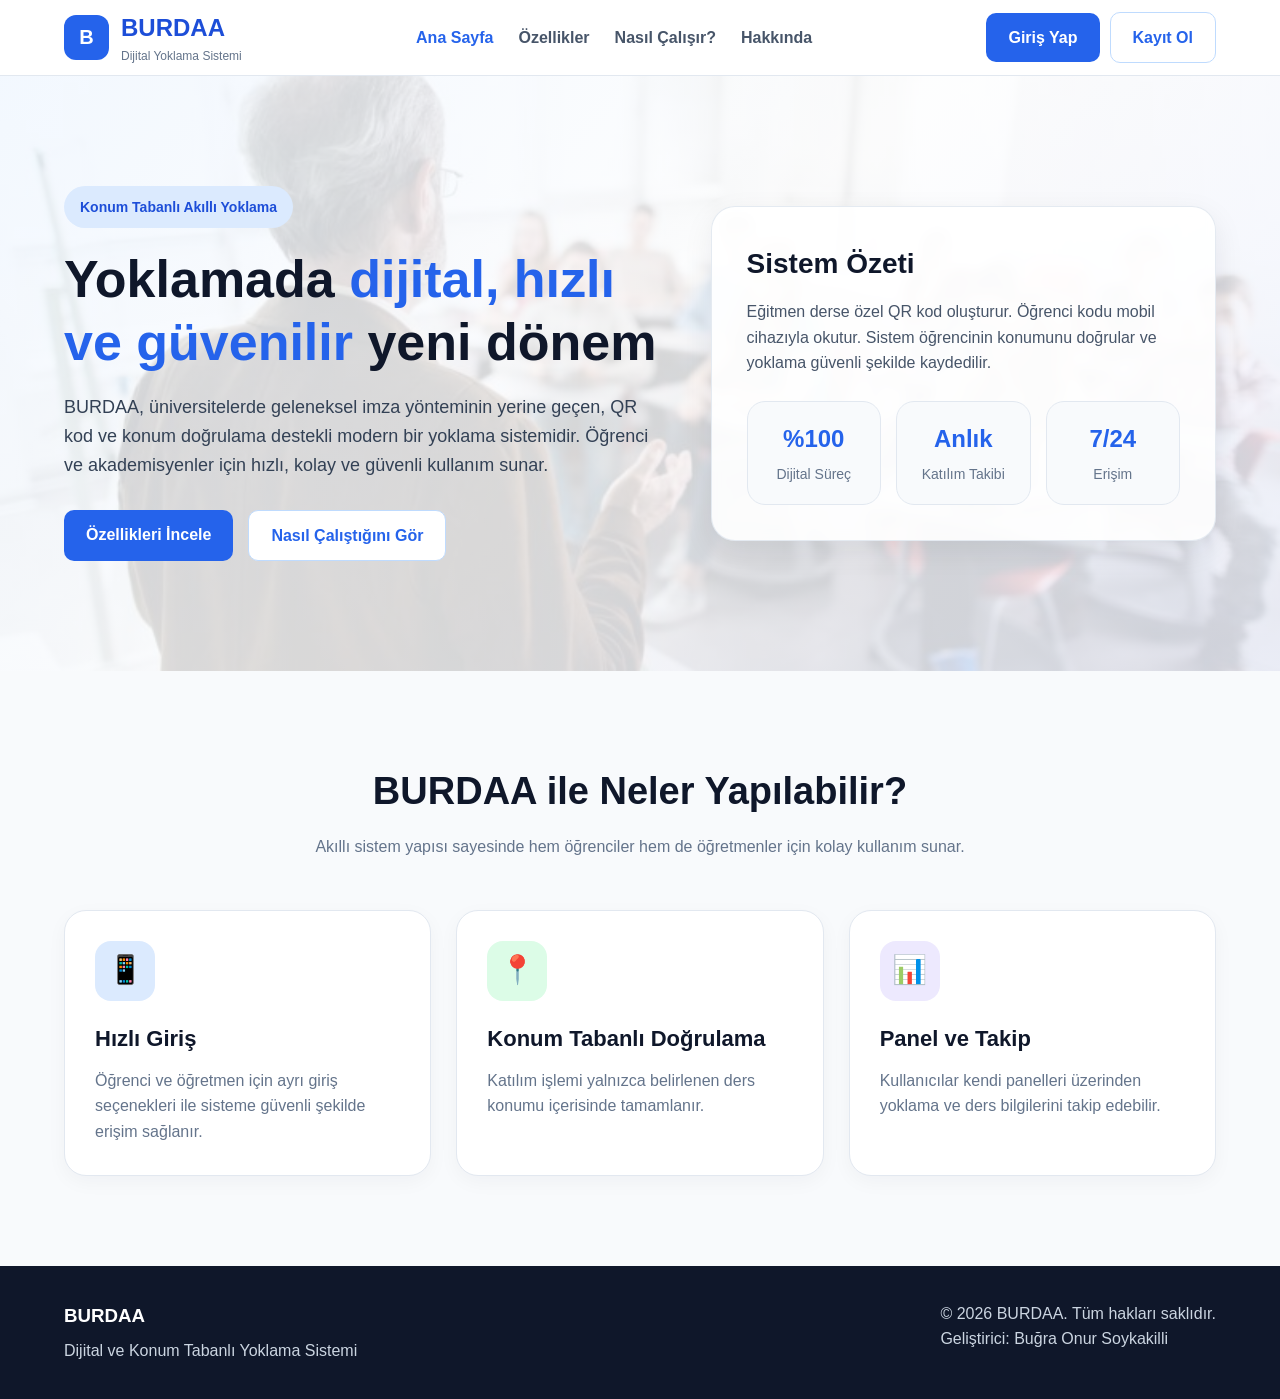
<file: BOS BURDAAA(en son)/index.html>
<!DOCTYPE html>
<html lang="tr">
<head>
  <meta charset="UTF-8" />
  <meta name="viewport" content="width=device-width, initial-scale=1.0" />
  <title>BURDAA | Ana Sayfa</title>
  <link rel="stylesheet" href="css/style.css" />
</head>
<body>

  <header class="header">
    <div class="container navbar">
      <a href="index.html" class="logo">
        <div class="logo-box">B</div>
        <div class="logo-text">
          <h2>BURDAA</h2>
          <p>Dijital Yoklama Sistemi</p>
        </div>
      </a>

      <nav class="nav" id="navMenu">
        <a href="index.html" class="active">Ana Sayfa</a>
        <a href="ozellikler.html">Özellikler</a>
        <a href="nasil-calisir.html">Nasıl Çalışır?</a>
        <a href="hakkinda.html">Hakkında</a>
      </nav>

      <div class="nav-actions">
        <a href="secim.html" class="btn btn-primary">Giriş Yap</a>
        <a href="kayit.html" class="btn btn-secondary desktop-only">Kayıt Ol</a>
        <button class="menu-toggle" id="menuToggle" aria-label="Menü">☰</button>
      </div>
    </div>
  </header>

  <section class="hero" id="hero">
    <div class="container hero-content">
      <div class="hero-text">
        <span class="badge">Konum Tabanlı Akıllı Yoklama</span>
        <h1>Yoklamada <span>dijital, hızlı ve güvenilir</span> yeni dönem</h1>
        <p>
          BURDAA, üniversitelerde geleneksel imza yönteminin yerine geçen,
          QR kod ve konum doğrulama destekli modern bir yoklama sistemidir.
          Öğrenci ve akademisyenler için hızlı, kolay ve güvenli kullanım sunar.
        </p>

        <div class="hero-buttons">
          <a href="ozellikler.html" class="btn btn-primary">Özellikleri İncele</a>
          <a href="nasil-calisir.html" class="btn btn-secondary">Nasıl Çalıştığını Gör</a>
        </div>
      </div>

      <div class="hero-card">
        <h3>Sistem Özeti</h3>
        <p>
          Eğitmen derse özel QR kod oluşturur. Öğrenci kodu mobil cihazıyla
          okutur. Sistem öğrencinin konumunu doğrular ve yoklama güvenli
          şekilde kaydedilir.
        </p>

        <div class="stats">
          <div class="stat-box">
            <h4>%100</h4>
            <p>Dijital Süreç</p>
          </div>
          <div class="stat-box">
            <h4>Anlık</h4>
            <p>Katılım Takibi</p>
          </div>
          <div class="stat-box">
            <h4>7/24</h4>
            <p>Erişim</p>
          </div>
        </div>
      </div>
    </div>
  </section>

  <section class="quick-preview section">
    <div class="container">
      <div class="section-title">
        <h2>BURDAA ile Neler Yapılabilir?</h2>
        <p>Akıllı sistem yapısı sayesinde hem öğrenciler hem de öğretmenler için kolay kullanım sunar.</p>
      </div>

      <div class="feature-grid">
        <div class="card">
          <div class="icon blue">📱</div>
          <h3>Hızlı Giriş</h3>
          <p>Öğrenci ve öğretmen için ayrı giriş seçenekleri ile sisteme güvenli şekilde erişim sağlanır.</p>
        </div>

        <div class="card">
          <div class="icon green">📍</div>
          <h3>Konum Tabanlı Doğrulama</h3>
          <p>Katılım işlemi yalnızca belirlenen ders konumu içerisinde tamamlanır.</p>
        </div>

        <div class="card">
          <div class="icon purple">📊</div>
          <h3>Panel ve Takip</h3>
          <p>Kullanıcılar kendi panelleri üzerinden yoklama ve ders bilgilerini takip edebilir.</p>
        </div>
      </div>
    </div>
  </section>

  <footer class="footer">
    <div class="container footer-content">
      <div>
        <h3>BURDAA</h3>
        <p>Dijital ve Konum Tabanlı Yoklama Sistemi</p>
      </div>
      <div>
        <p>© 2026 BURDAA. Tüm hakları saklıdır.</p>
        <p>Geliştirici: Buğra Onur Soykakilli</p>
      </div>
    </div>
  </footer>

  <script src="js/asd.js"></script>
</body>
</html>
</file>
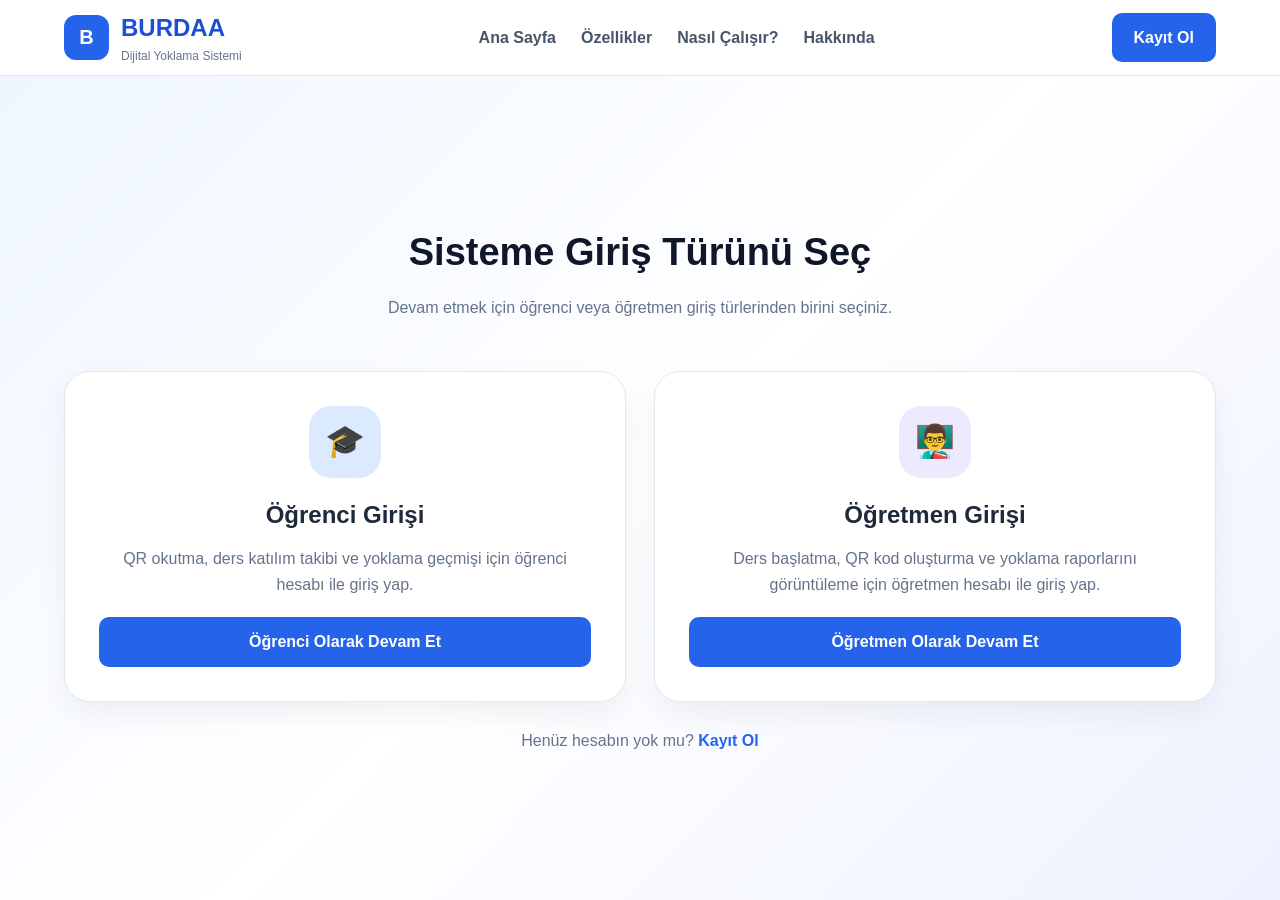
<file: BOS BURDAAA(en son)/ders-chat.html>
<!DOCTYPE html>
<html lang="tr">
<head>
  <meta charset="UTF-8" />
  <meta name="viewport" content="width=device-width, initial-scale=1.0" />
  <title>BURDAA | Ders Duyuruları</title>
  <link rel="stylesheet" href="css/style.css" />
</head>
<body>

  <header class="header">
    <div class="container navbar">
      <a href="index.html" class="logo">
        <div class="logo-box">B</div>
        <div class="logo-text">
          <h2>BURDAA</h2>
          <p>Ders Duyuruları</p>
        </div>
      </a>

      <nav class="nav" id="navMenu">
        <a href="ogrenci-panel.html" id="studentNavLink">Öğrenci Paneli</a>
        <a href="ogretmen-panel.html" id="teacherNavLink">Öğretmen Paneli</a>
        <a href="ders-chat.html" class="active">Duyurular</a>
      </nav>

      <div class="nav-actions">
        <button class="btn btn-primary" id="logoutBtn">Çıkış Yap</button>
        <button class="menu-toggle" id="menuToggle">☰</button>
      </div>
    </div>
  </header>

  <section class="dashboard-header student-dashboard-bg">
    <div class="container">
      <h1>Ders Duyuru Alanı</h1>
      <p>Öğretmen tarafından paylaşılan duyurular burada görüntülenir.</p>
    </div>
  </section>

  <section class="section">
    <div class="container">
      <div class="chat-layout">

        <div class="chat-side-card">
          <h3>Ders Bilgisi</h3>
          <p><strong>Ders:</strong> Web Tasarımı</p>
          <p><strong>Durum:</strong> <span class="status success">Aktif</span></p>
          <p><strong>Kullanıcı:</strong> <span id="chatCurrentUser"></span></p>

          <div id="teacherAnnouncementBox" class="teacher-announcement-box hidden">
            <h4>Duyuru Paylaş</h4>
            <textarea
              id="chatMessageInput"
              placeholder="Örn: Arkadaşlar bugün ders iptal edilmiştir. Yeni tarih daha sonra paylaşılacaktır."
            ></textarea>
            <button type="button" class="btn btn-primary full" id="sendChatMessageBtn">
              Duyuru Gönder
            </button>
            <p id="chatMessageStatus" class="form-message"></p>
          </div>

          <div id="studentInfoBox" class="student-announcement-info hidden">
            <h4>Bilgilendirme</h4>
            <p>Bu alanda yalnızca öğretmen tarafından paylaşılan duyurular görüntülenir. Öğrenciler mesaj gönderemez.</p>
          </div>
        </div>

        <div class="chat-main-card">
          <div class="chat-header-bar">
            <h3>Öğretmen Duyuruları</h3>
            <span class="chat-live-badge">GÜNCEL</span>
          </div>

          <div id="chatMessages" class="chat-messages">
            <div class="chat-empty">Henüz duyuru paylaşılmadı.</div>
          </div>
        </div>

      </div>
    </div>
  </section>

  <script src="js/asd.js"></script>
  <script src="js/panel.js"></script>
  <script src="js/system.js"></script>
</body>
</html>
</file>
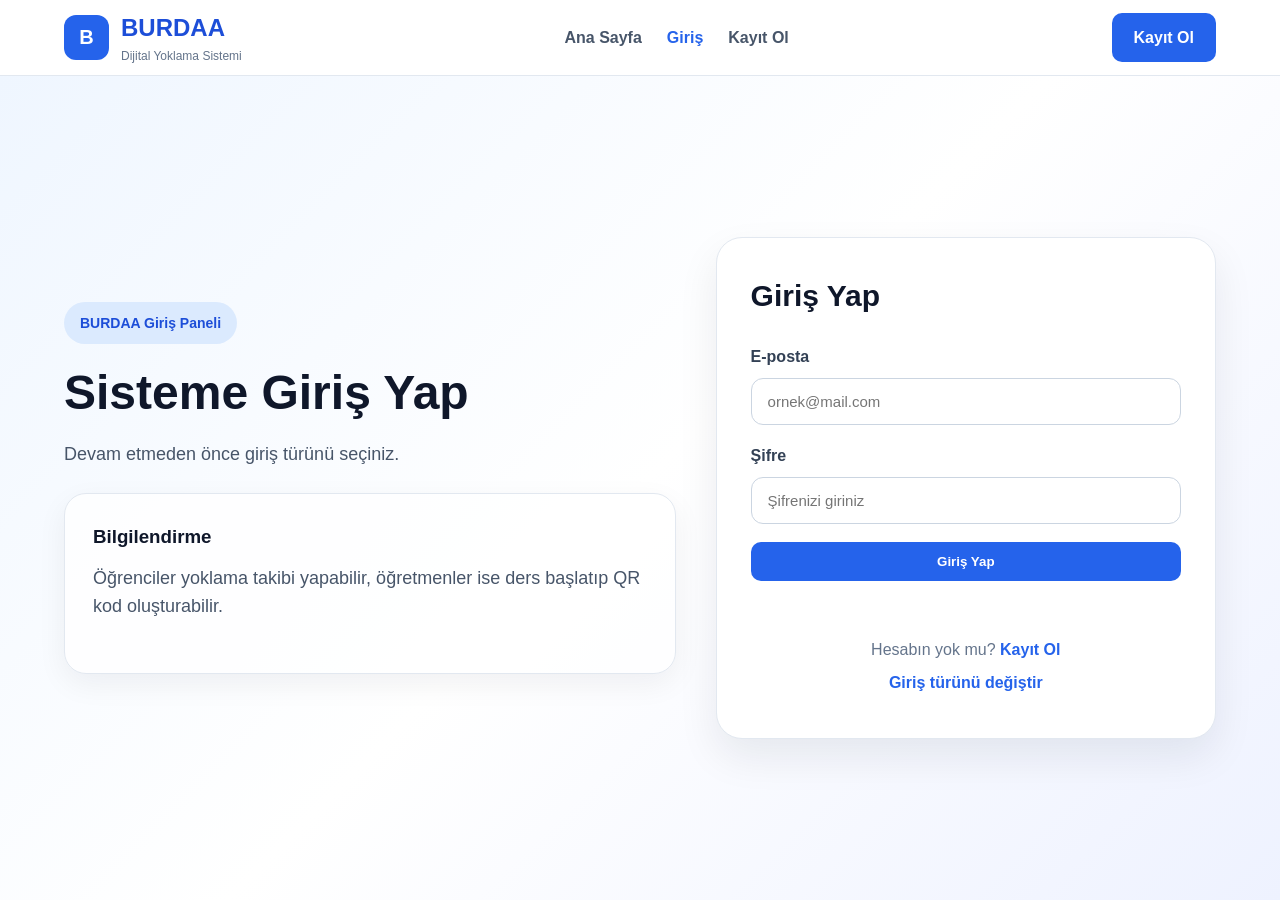
<file: BOS BURDAAA(en son)/giris.html>
<!DOCTYPE html>
<html lang="tr">
<head>
  <meta charset="UTF-8" />
  <meta name="viewport" content="width=device-width, initial-scale=1.0" />
  <title>BURDAA | Giriş Yap</title>
  <link rel="stylesheet" href="css/style.css" />
</head>
<body>

  <header class="header">
    <div class="container navbar">
      <a href="index.html" class="logo">
        <div class="logo-box">B</div>
        <div class="logo-text">
          <h2>BURDAA</h2>
          <p>Dijital Yoklama Sistemi</p>
        </div>
      </a>

      <nav class="nav" id="navMenu">
        <a href="index.html">Ana Sayfa</a>
        <a href="secim.html" class="active">Giriş</a>
        <a href="kayit.html">Kayıt Ol</a>
      </nav>

      <div class="nav-actions">
        <a href="kayit.html" class="btn btn-primary">Kayıt Ol</a>
        <button class="menu-toggle" id="menuToggle">☰</button>
      </div>
    </div>
  </header>

  <section class="auth-page">
    <div class="container auth-wrapper">
      <div class="auth-side">
        <span class="badge">BURDAA Giriş Paneli</span>
        <h1 id="loginTitle">Sisteme Giriş Yap</h1>
        <p id="loginText">
          Hesabınıza giriş yaparak yoklama işlemlerinizi hızlı ve güvenli şekilde gerçekleştirebilirsiniz.
        </p>

        <div class="auth-info-card">
          <h3>Bilgilendirme</h3>
          <p>Öğrenciler yoklama takibi yapabilir, öğretmenler ise ders başlatıp QR kod oluşturabilir.</p>
        </div>
      </div>

      <div class="auth-card">
        <h2>Giriş Yap</h2>
        <form id="loginForm">
          <input type="hidden" id="role" />

          <div class="form-group">
            <label for="email">E-posta</label>
            <input type="email" id="email" placeholder="ornek@mail.com" required />
          </div>

          <div class="form-group">
            <label for="password">Şifre</label>
            <input type="password" id="password" placeholder="Şifrenizi giriniz" required />
          </div>

          <button type="submit" class="btn btn-primary full">Giriş Yap</button>
          <p class="form-message" id="loginMessage"></p>
        </form>

        <div class="auth-links">
          <p>Hesabın yok mu? <a href="kayit.html">Kayıt Ol</a></p>
          <p><a href="secim.html">Giriş türünü değiştir</a></p>
        </div>
      </div>
    </div>
  </section>

  <script src="js/asd.js"></script>
  <script src="js/auth.js"></script>
</body>
</html>
</file>
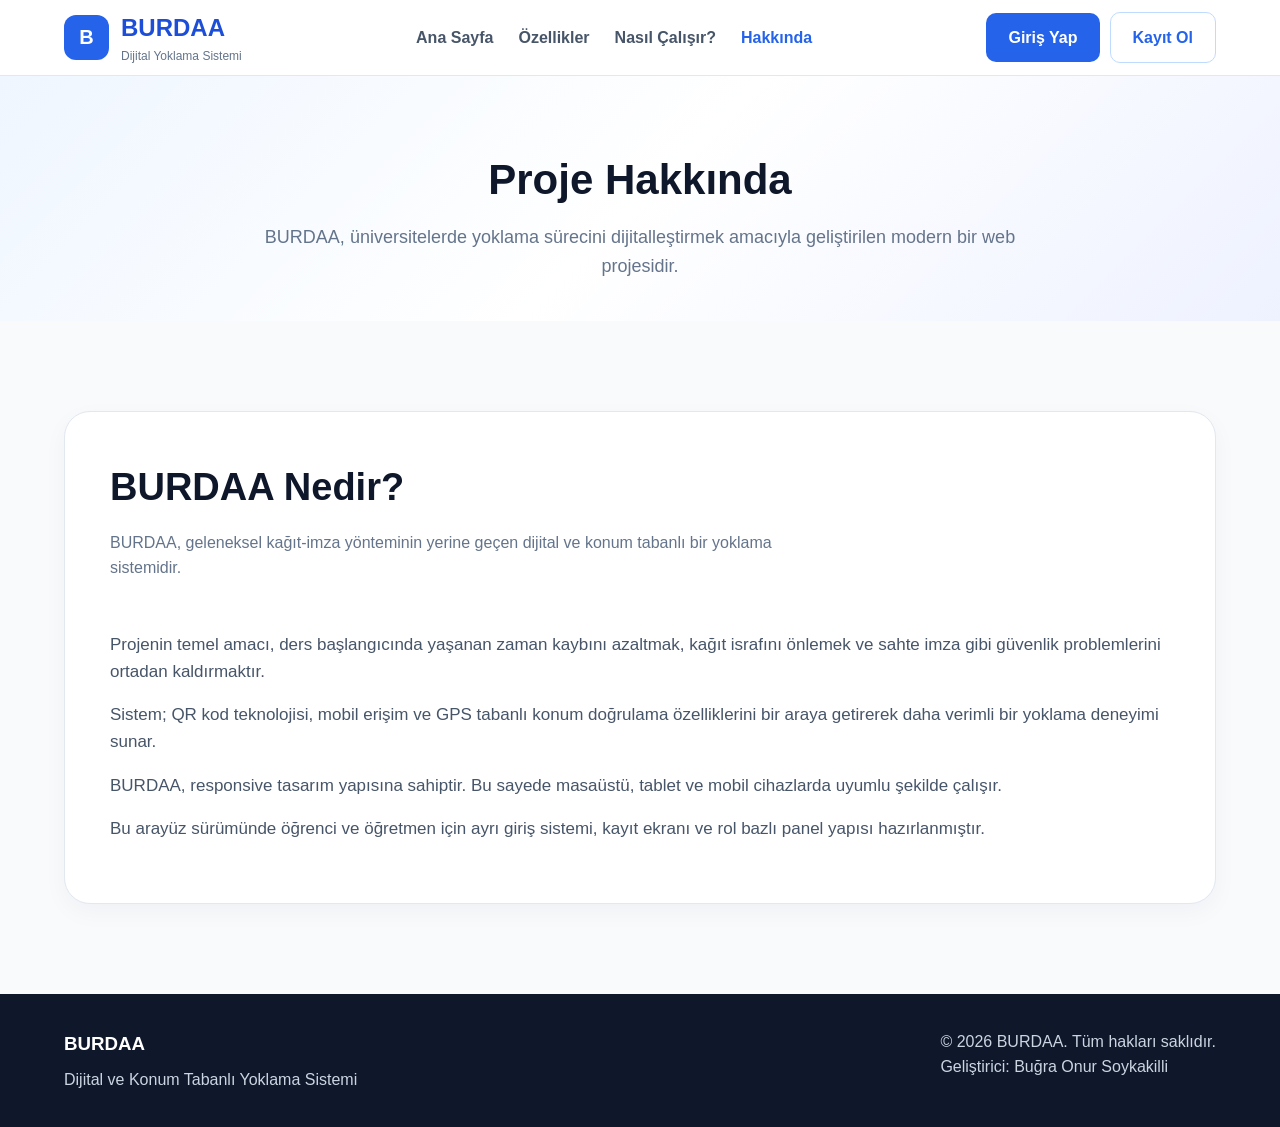
<file: BOS BURDAAA(en son)/hakkinda.html>
<!DOCTYPE html>
<html lang="tr">
<head>
  <meta charset="UTF-8" />
  <meta name="viewport" content="width=device-width, initial-scale=1.0" />
  <title>BURDAA | Hakkında</title>
  <link rel="stylesheet" href="css/style.css" />
</head>
<body>

  <header class="header">
    <div class="container navbar">
      <a href="index.html" class="logo">
        <div class="logo-box">B</div>
        <div class="logo-text">
          <h2>BURDAA</h2>
          <p>Dijital Yoklama Sistemi</p>
        </div>
      </a>

      <nav class="nav" id="navMenu">
        <a href="index.html">Ana Sayfa</a>
        <a href="ozellikler.html">Özellikler</a>
        <a href="nasil-calisir.html">Nasıl Çalışır?</a>
        <a href="hakkinda.html" class="active">Hakkında</a>
      </nav>

      <div class="nav-actions">
        <a href="secim.html" class="btn btn-primary">Giriş Yap</a>
        <a href="kayit.html" class="btn btn-secondary desktop-only">Kayıt Ol</a>
        <button class="menu-toggle" id="menuToggle" aria-label="Menü">☰</button>
      </div>
    </div>
  </header>

  <section class="page-header">
    <div class="container">
      <h1>Proje Hakkında</h1>
      <p>BURDAA, üniversitelerde yoklama sürecini dijitalleştirmek amacıyla geliştirilen modern bir web projesidir.</p>
    </div>
  </section>

  <section class="about section">
    <div class="container about-box">
      <div class="section-title left">
        <h2>BURDAA Nedir?</h2>
        <p>BURDAA, geleneksel kağıt-imza yönteminin yerine geçen dijital ve konum tabanlı bir yoklama sistemidir.</p>
      </div>

      <div class="about-content">
        <p>Projenin temel amacı, ders başlangıcında yaşanan zaman kaybını azaltmak, kağıt israfını önlemek ve sahte imza gibi güvenlik problemlerini ortadan kaldırmaktır.</p>
        <p>Sistem; QR kod teknolojisi, mobil erişim ve GPS tabanlı konum doğrulama özelliklerini bir araya getirerek daha verimli bir yoklama deneyimi sunar.</p>
        <p>BURDAA, responsive tasarım yapısına sahiptir. Bu sayede masaüstü, tablet ve mobil cihazlarda uyumlu şekilde çalışır.</p>
        <p>Bu arayüz sürümünde öğrenci ve öğretmen için ayrı giriş sistemi, kayıt ekranı ve rol bazlı panel yapısı hazırlanmıştır.</p>
      </div>
    </div>
  </section>

  <footer class="footer">
    <div class="container footer-content">
      <div>
        <h3>BURDAA</h3>
        <p>Dijital ve Konum Tabanlı Yoklama Sistemi</p>
      </div>
      <div>
        <p>© 2026 BURDAA. Tüm hakları saklıdır.</p>
        <p>Geliştirici: Buğra Onur Soykakilli</p>
      </div>
    </div>
  </footer>

  <script src="js/asd.js"></script>
</body>
</html>
</file>
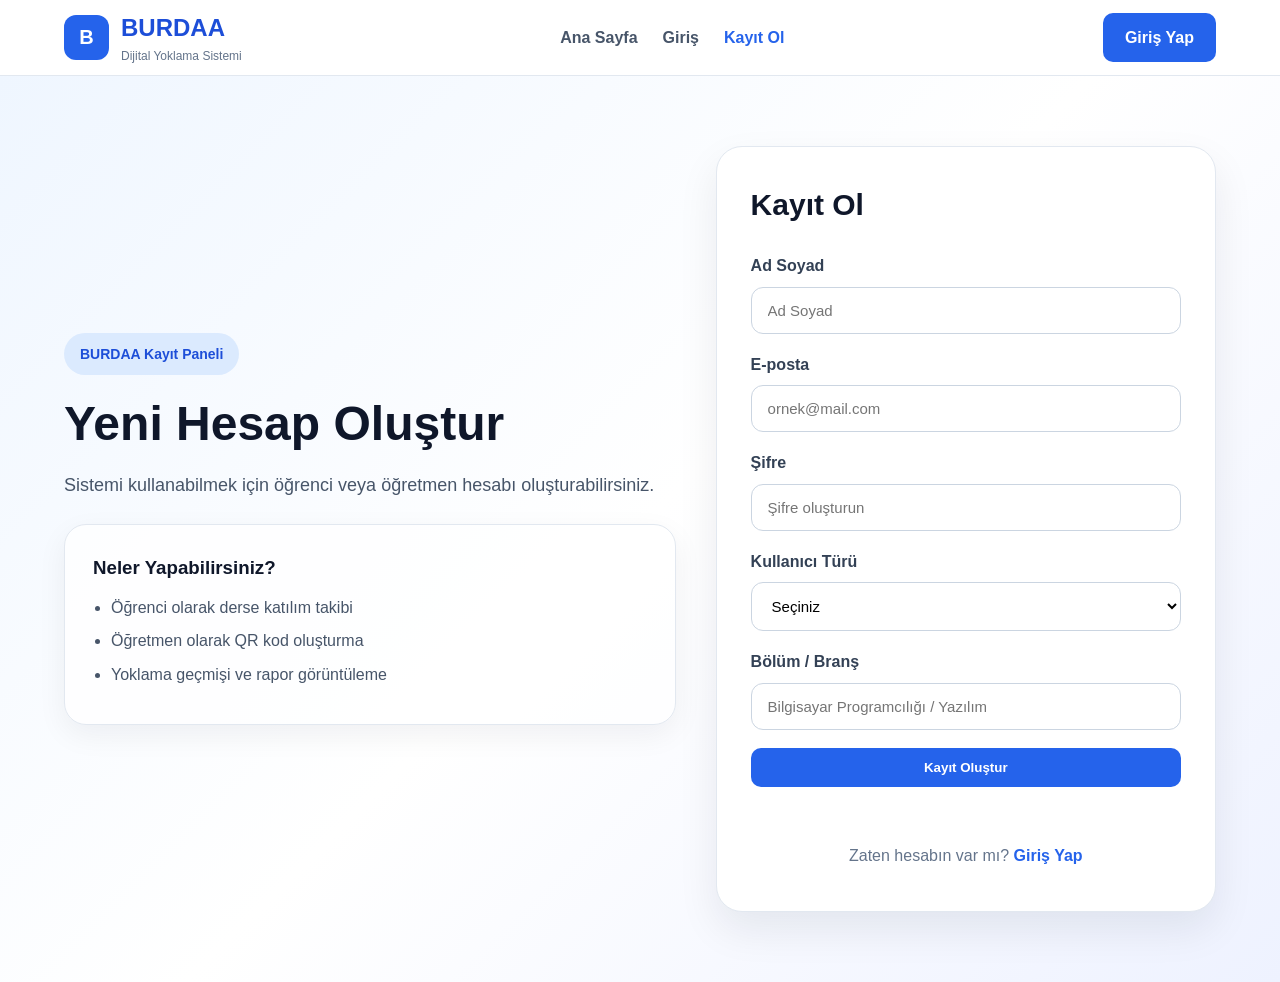
<file: BOS BURDAAA(en son)/kayit.html>
<!DOCTYPE html>
<html lang="tr">
<head>
  <meta charset="UTF-8" />
  <meta name="viewport" content="width=device-width, initial-scale=1.0" />
  <title>BURDAA | Kayıt Ol</title>
  <link rel="stylesheet" href="css/style.css" />
</head>
<body>

  <header class="header">
    <div class="container navbar">
      <a href="index.html" class="logo">
        <div class="logo-box">B</div>
        <div class="logo-text">
          <h2>BURDAA</h2>
          <p>Dijital Yoklama Sistemi</p>
        </div>
      </a>

      <nav class="nav" id="navMenu">
        <a href="index.html">Ana Sayfa</a>
        <a href="secim.html">Giriş</a>
        <a href="kayit.html" class="active">Kayıt Ol</a>
      </nav>

      <div class="nav-actions">
        <a href="secim.html" class="btn btn-primary">Giriş Yap</a>
        <button class="menu-toggle" id="menuToggle">☰</button>
      </div>
    </div>
  </header>

  <section class="auth-page register-bg">
    <div class="container auth-wrapper">
      <div class="auth-side">
        <span class="badge">BURDAA Kayıt Paneli</span>
        <h1>Yeni Hesap Oluştur</h1>
        <p>Sistemi kullanabilmek için öğrenci veya öğretmen hesabı oluşturabilirsiniz.</p>

        <div class="auth-info-card">
          <h3>Neler Yapabilirsiniz?</h3>
          <ul class="info-list">
            <li>Öğrenci olarak derse katılım takibi</li>
            <li>Öğretmen olarak QR kod oluşturma</li>
            <li>Yoklama geçmişi ve rapor görüntüleme</li>
          </ul>
        </div>
      </div>

      <div class="auth-card">
        <h2>Kayıt Ol</h2>
        <form id="registerForm">
          <div class="form-group">
            <label for="name">Ad Soyad</label>
            <input type="text" id="name" placeholder="Ad Soyad" required />
          </div>

          <div class="form-group">
            <label for="registerEmail">E-posta</label>
            <input type="email" id="registerEmail" placeholder="ornek@mail.com" required />
          </div>

          <div class="form-group">
            <label for="registerPassword">Şifre</label>
            <input type="password" id="registerPassword" placeholder="Şifre oluşturun" required />
          </div>

          <div class="form-group">
            <label for="registerRole">Kullanıcı Türü</label>
            <select id="registerRole" required>
              <option value="">Seçiniz</option>
              <option value="ogrenci">Öğrenci</option>
              <option value="ogretmen">Öğretmen</option>
            </select>
          </div>

          <div class="form-group">
            <label for="department">Bölüm / Branş</label>
            <input type="text" id="department" placeholder="Bilgisayar Programcılığı / Yazılım" required />
          </div>

          <button type="submit" class="btn btn-primary full">Kayıt Oluştur</button>
          <p class="form-message" id="registerMessage"></p>
        </form>

        <div class="auth-links">
          <p>Zaten hesabın var mı? <a href="secim.html">Giriş Yap</a></p>
        </div>
      </div>
    </div>
  </section>

  <script src="js/asd.js"></script>
  <script src="js/auth.js"></script>
</body>
</html>
</file>
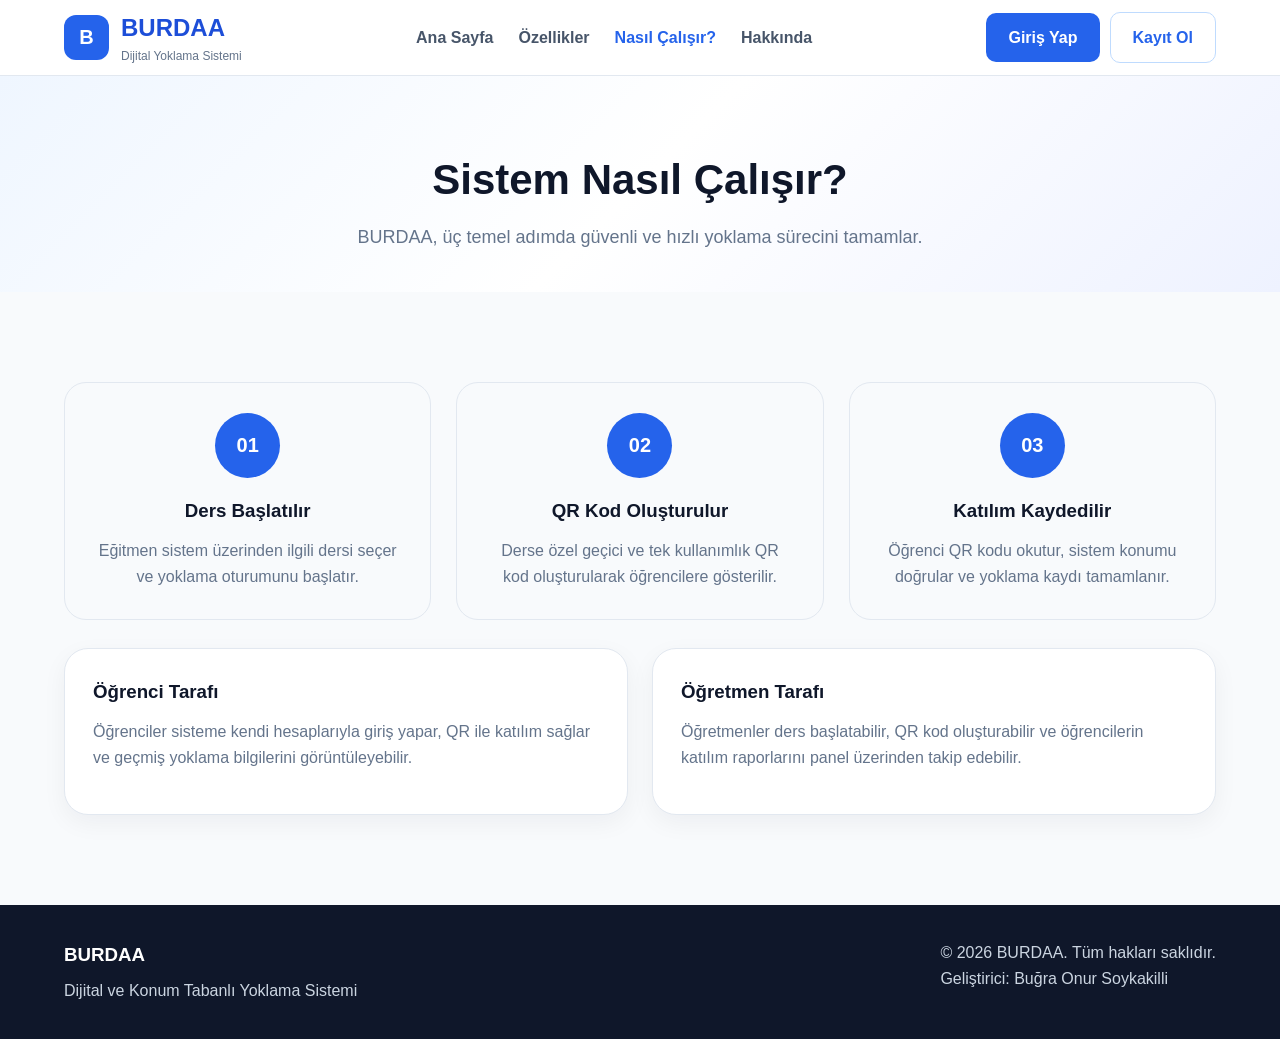
<file: BOS BURDAAA(en son)/nasil-calisir.html>
<!DOCTYPE html>
<html lang="tr">
<head>
  <meta charset="UTF-8" />
  <meta name="viewport" content="width=device-width, initial-scale=1.0" />
  <title>BURDAA | Nasıl Çalışır?</title>
  <link rel="stylesheet" href="css/style.css" />
</head>
<body>

  <header class="header">
    <div class="container navbar">
      <a href="index.html" class="logo">
        <div class="logo-box">B</div>
        <div class="logo-text">
          <h2>BURDAA</h2>
          <p>Dijital Yoklama Sistemi</p>
        </div>
      </a>

      <nav class="nav" id="navMenu">
        <a href="index.html">Ana Sayfa</a>
        <a href="ozellikler.html">Özellikler</a>
        <a href="nasil-calisir.html" class="active">Nasıl Çalışır?</a>
        <a href="hakkinda.html">Hakkında</a>
      </nav>

      <div class="nav-actions">
        <a href="secim.html" class="btn btn-primary">Giriş Yap</a>
        <a href="kayit.html" class="btn btn-secondary desktop-only">Kayıt Ol</a>
        <button class="menu-toggle" id="menuToggle" aria-label="Menü">☰</button>
      </div>
    </div>
  </header>

  <section class="page-header">
    <div class="container">
      <h1>Sistem Nasıl Çalışır?</h1>
      <p>BURDAA, üç temel adımda güvenli ve hızlı yoklama sürecini tamamlar.</p>
    </div>
  </section>

  <section class="section">
    <div class="container">
      <div class="how-grid">
        <div class="step-card">
          <div class="step-number">01</div>
          <h3>Ders Başlatılır</h3>
          <p>Eğitmen sistem üzerinden ilgili dersi seçer ve yoklama oturumunu başlatır.</p>
        </div>

        <div class="step-card">
          <div class="step-number">02</div>
          <h3>QR Kod Oluşturulur</h3>
          <p>Derse özel geçici ve tek kullanımlık QR kod oluşturularak öğrencilere gösterilir.</p>
        </div>

        <div class="step-card">
          <div class="step-number">03</div>
          <h3>Katılım Kaydedilir</h3>
          <p>Öğrenci QR kodu okutur, sistem konumu doğrular ve yoklama kaydı tamamlanır.</p>
        </div>
      </div>

      <div class="dashboard-grid extra-top">
        <div class="dashboard-card">
          <h3>Öğrenci Tarafı</h3>
          <p>Öğrenciler sisteme kendi hesaplarıyla giriş yapar, QR ile katılım sağlar ve geçmiş yoklama bilgilerini görüntüleyebilir.</p>
        </div>

        <div class="dashboard-card">
          <h3>Öğretmen Tarafı</h3>
          <p>Öğretmenler ders başlatabilir, QR kod oluşturabilir ve öğrencilerin katılım raporlarını panel üzerinden takip edebilir.</p>
        </div>
      </div>
    </div>
  </section>

  <footer class="footer">
    <div class="container footer-content">
      <div>
        <h3>BURDAA</h3>
        <p>Dijital ve Konum Tabanlı Yoklama Sistemi</p>
      </div>
      <div>
        <p>© 2026 BURDAA. Tüm hakları saklıdır.</p>
        <p>Geliştirici: Buğra Onur Soykakilli</p>
      </div>
    </div>
  </footer>

  <script src="js/asd.js"></script>
</body>
</html>
</file>
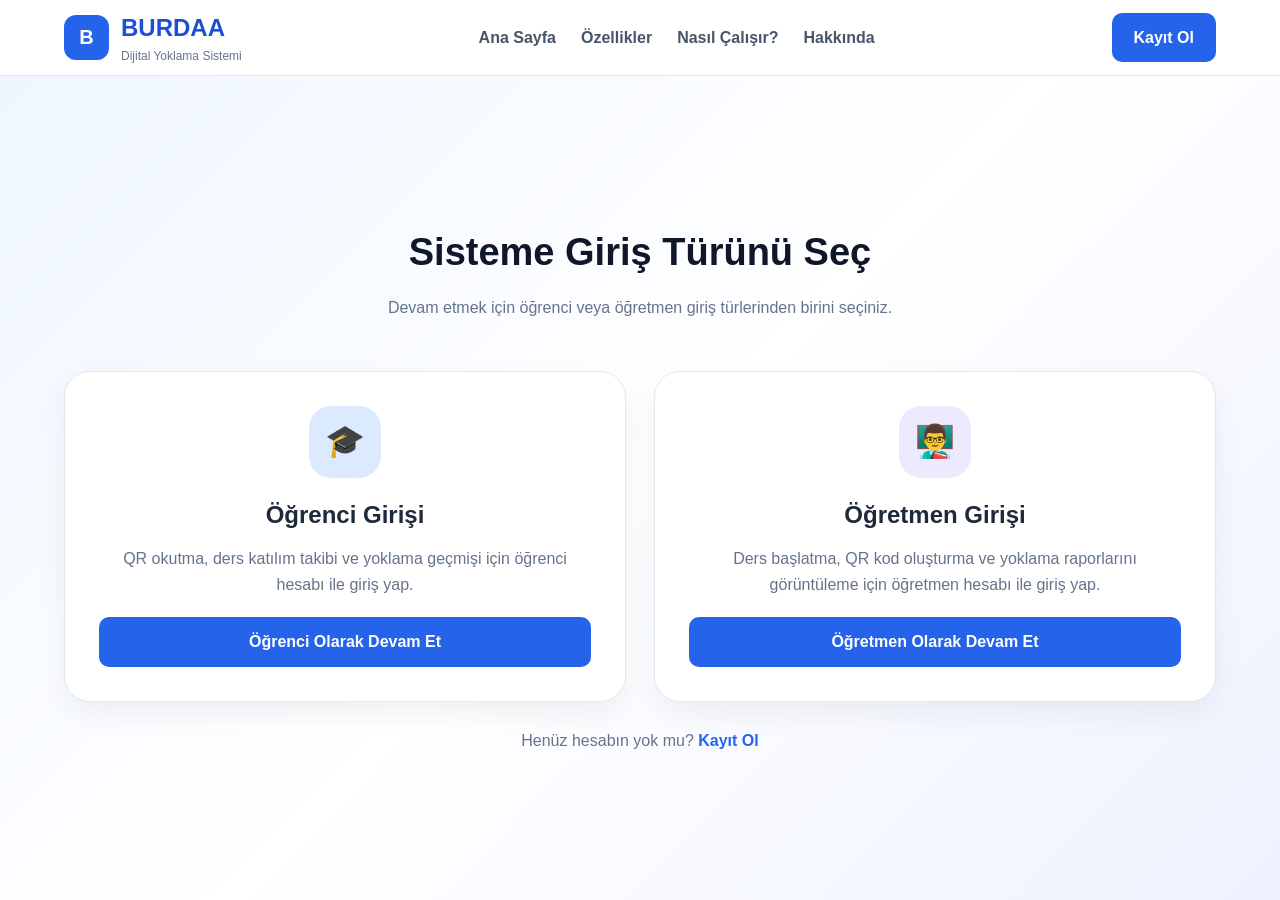
<file: BOS BURDAAA(en son)/ogrenci-panel.html>
<!DOCTYPE html>
<html lang="tr">
<head>
  <meta charset="UTF-8" />
  <meta name="viewport" content="width=device-width, initial-scale=1.0" />
  <title>BURDAA | Öğrenci Paneli</title>
  <link rel="stylesheet" href="css/style.css" />
</head>
<body>

  <header class="header">
    <div class="container navbar">
      <a href="ogrenci-panel.html" class="logo">
        <div class="logo-box">B</div>
        <div class="logo-text">
          <h2>BURDAA</h2>
          <p>Öğrenci Paneli</p>
        </div>
      </a>

      <nav class="nav" id="navMenu">
        <a href="ogrenci-panel.html" class="active">Panel</a>
        <a href="ogrenci-yoklamalarim.html">Yoklamalarım</a>
        <a href="ogrenci-qr.html">QR Okut</a>
      </nav>

      <div class="nav-actions">
        <button class="btn btn-primary" id="logoutBtn">Çıkış Yap</button>
        <button class="menu-toggle" id="menuToggle">☰</button>
      </div>
    </div>
  </header>

  <section class="dashboard-header student-dashboard-bg">
    <div class="container">
      <h1>Hoş geldiniz <span id="userName"></span></h1>
      <p>Derslerini, katılım durumunu ve yoklama işlemlerini tek ekrandan takip edebilirsin.</p>
    </div>
  </section>

  <section class="section">
    <div class="container">
      <div class="dashboard-stats">
        <div class="dashboard-stat-card soft-blue">
          <h3>Toplam Ders</h3>
          <p>8</p>
        </div>
        <div class="dashboard-stat-card soft-green">
          <h3>Katılım Oranı</h3>
          <p>%92</p>
        </div>
        <div class="dashboard-stat-card soft-purple">
          <h3>Bugünkü Ders</h3>
          <p>3</p>
        </div>
      </div>

      <div class="panel-section-title">
        <h2>Bugünkü Derslerim</h2>
        <p>Ders saatleri, yoklama durumları ve öğretmen duyuruları burada görüntülenir.</p>
      </div>

      <div class="lesson-card-grid">
        <div class="lesson-card">
          <div class="lesson-card-top">
            <div>
              <h3>Web Tasarımı</h3>
              <p>09:00 - 10:40</p>
            </div>
            <span class="lesson-badge active">Aktif</span>
          </div>
          <div class="lesson-card-info">
            <span>Sınıf: A-203</span>
            <span>Öğretmen: Ahmet Yılmaz</span>
          </div>
          <div class="button-row">
            <a href="ogrenci-qr.html" class="btn btn-primary">Yoklamaya Katıl</a>
            <a href="ders-chat.html" class="btn btn-secondary">Duyurular</a>
          </div>
        </div>

        <div class="lesson-card">
          <div class="lesson-card-top">
            <div>
              <h3>Mobil Programlama</h3>
              <p>13:00 - 14:30</p>
            </div>
            <span class="lesson-badge pending">Yaklaşıyor</span>
          </div>
          <div class="lesson-card-info">
            <span>Sınıf: B-104</span>
            <span>Öğretmen: Zeynep Kaya</span>
          </div>
          <div class="button-row">
            <a href="ogrenci-yoklamalarim.html" class="btn btn-secondary">Detay Gör</a>
            <a href="ders-chat.html" class="btn btn-secondary">Duyurular</a>
          </div>
        </div>

        <div class="lesson-card">
          <div class="lesson-card-top">
            <div>
              <h3>Veritabanı Sistemleri</h3>
              <p>15:00 - 16:20</p>
            </div>
            <span class="lesson-badge neutral">Bugün</span>
          </div>
          <div class="lesson-card-info">
            <span>Sınıf: C-301</span>
            <span>Öğretmen: Mehmet Demir</span>
          </div>
          <div class="button-row">
            <a href="ogrenci-yoklamalarim.html" class="btn btn-secondary">Geçmişe Git</a>
            <a href="ders-chat.html" class="btn btn-secondary">Duyurular</a>
          </div>
        </div>
      </div>

      <div class="dashboard-grid extra-top">
        <div class="dashboard-card">
          <h3>Son Yoklama Durumu</h3>
          <p>Web Tasarımı dersi için katılımın başarıyla kaydedildi.</p>
          <span class="status success">Katılım Onaylandı</span>
        </div>

        <div class="dashboard-card">
          <h3>Yoklama Geçmişi</h3>
          <ul class="panel-list">
            <li>Mobil Programlama - Katıldı</li>
            <li>Algoritmalar - Katıldı</li>
            <li>Veri Yapıları - Geç Kaldı</li>
          </ul>
        </div>
      </div>
    </div>
  </section>

  <script src="js/asd.js"></script>
  <script src="js/panel.js"></script>
</body>
</html>
</file>
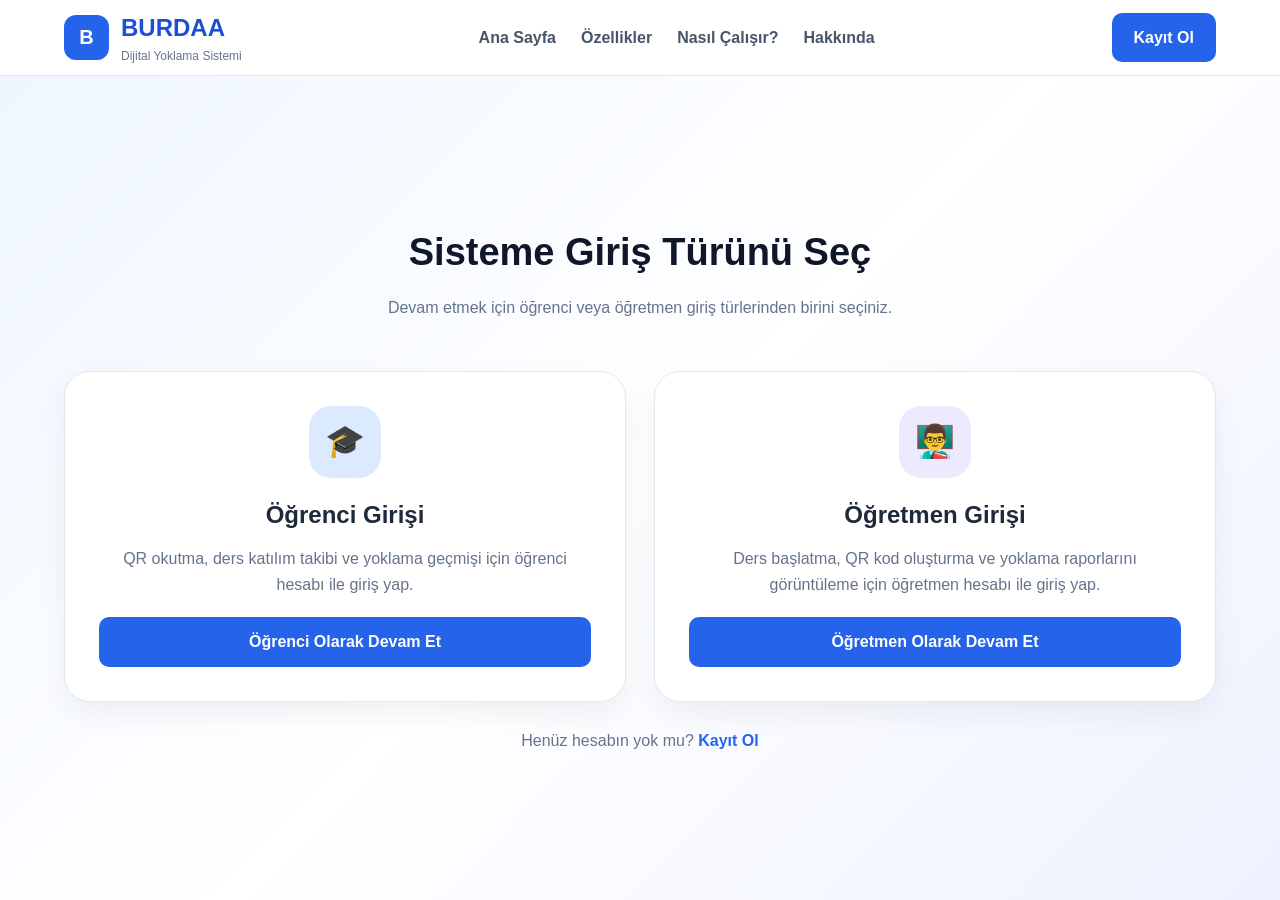
<file: BOS BURDAAA(en son)/ogrenci-qr.html>
<!DOCTYPE html>
<html lang="tr">
<head>
  <meta charset="UTF-8" />
  <meta name="viewport" content="width=device-width, initial-scale=1.0" />
  <title>BURDAA | QR Okut</title>
  <link rel="stylesheet" href="css/style.css" />
</head>
<body>
  <header class="header">
    <div class="container navbar">
      <a href="ogrenci-panel.html" class="logo">
        <div class="logo-box">B</div>
        <div class="logo-text">
          <h2>BURDAA</h2>
          <p>Öğrenci Paneli</p>
        </div>
      </a>

      <nav class="nav" id="navMenu">
        <a href="ogrenci-panel.html">Panel</a>
        <a href="ogrenci-yoklamalarim.html">Yoklamalarım</a>
        <a href="ogrenci-qr.html" class="active">QR Okut</a>
      </nav>

      <div class="nav-actions">
        <button class="btn btn-primary" id="logoutBtn">Çıkış Yap</button>
        <button class="menu-toggle" id="menuToggle">☰</button>
      </div>
    </div>
  </header>

  <section class="page-header">
    <div class="container">
      <h1>QR ile Katılım</h1>
      <p>Aktif yoklama varsa katılım işlemini bu ekran üzerinden tamamlayabilirsiniz.</p>
    </div>
  </section>

  <section class="section">
    <div class="container qr-page-grid">
      <div class="dashboard-card qr-card-center">
  <h3>Kamera / Tarama Alanı</h3>
  <div class="scanner-box" id="scannerBox">
    <div class="scanner-line"></div>
    <span id="scannerText">QR Tarama Simülasyonu</span>
  </div>

  <div class="success-check-area hidden" id="successCheckArea">
    <div class="success-checkmark">✓</div>
    <h4>Yoklama Başarıyla Alındı</h4>
    <p>Derse katılım bilgin sisteme kaydedildi.</p>
  </div>

  <button type="button" class="btn btn-primary full" id="scanQrBtn">QR Kodunu Okut</button>
  <p class="form-message" id="scanMessage"></p>
</div>

      <div class="dashboard-card">
        <h3>Aktif Ders Bilgisi</h3>
        <div class="info-stack">
          <p><strong>Ders:</strong> <span id="studentActiveLessonName">-</span></p>
          <p><strong>Sınıf:</strong> <span id="studentActiveLessonClass">-</span></p>
          <p><strong>Tarih:</strong> <span id="studentActiveLessonDate">-</span></p>
          <p><strong>Saat:</strong> <span id="studentActiveLessonTime">-</span></p>
          <p><strong>Konum:</strong> <span id="studentActiveLessonLocation">-</span></p>
        </div>
        <span class="status info">Konum doğrulaması başarılı olduğunda yoklama kaydedilir.</span>
      </div>
    </div>
  </section>

  <script src="js/asd.js"></script>
  <script src="js/panel.js"></script>
  <script src="js/system.js"></script>
</body>
</html>
</file>
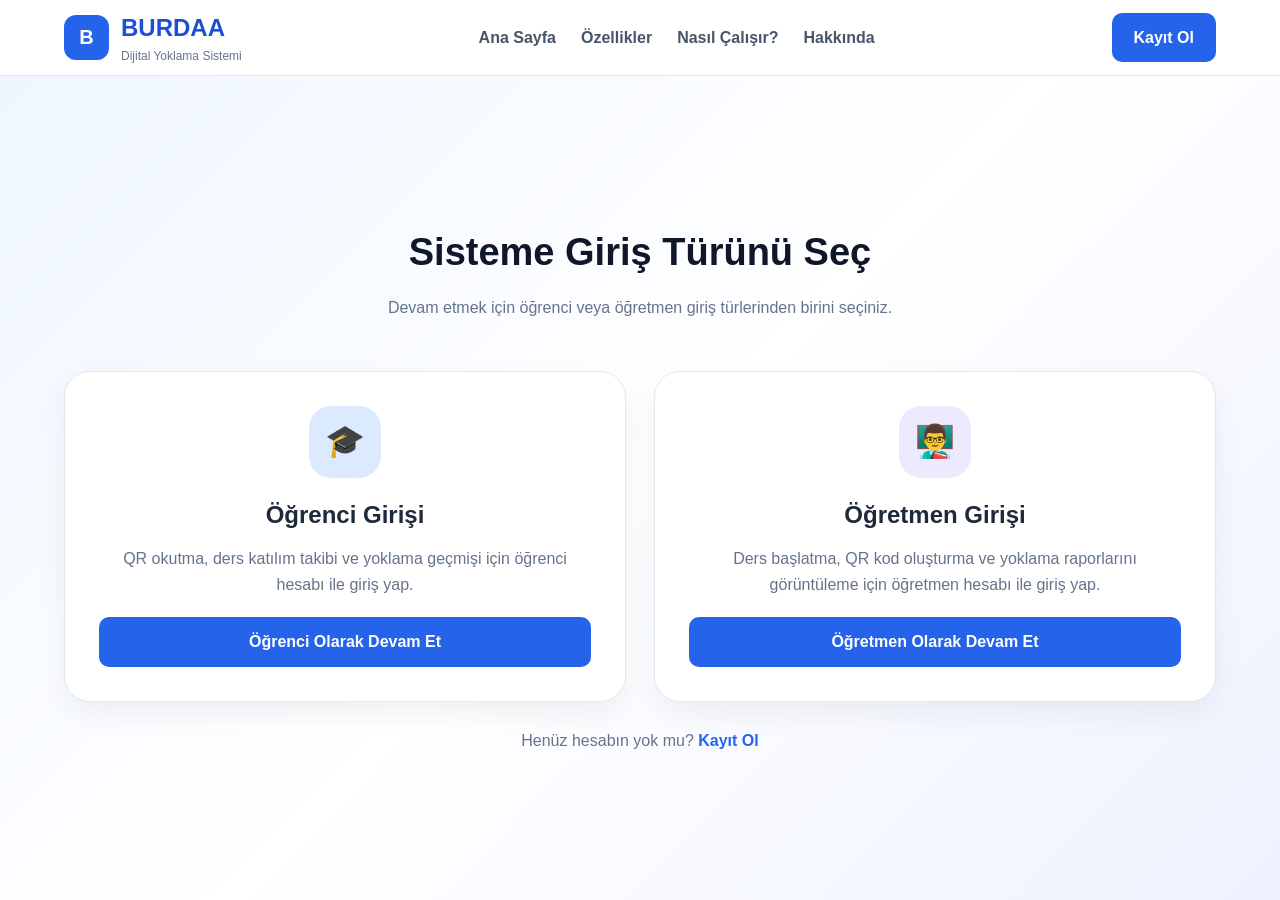
<file: BOS BURDAAA(en son)/ogrenci-yoklamalarim.html>
<!DOCTYPE html>
<html lang="tr">
<head>
  <meta charset="UTF-8" />
  <meta name="viewport" content="width=device-width, initial-scale=1.0" />
  <title>BURDAA | Yoklamalarım</title>
  <link rel="stylesheet" href="css/style.css" />
</head>
<body>
  <header class="header">
    <div class="container navbar">
      <a href="ogrenci-panel.html" class="logo">
        <div class="logo-box">B</div>
        <div class="logo-text">
          <h2>BURDAA</h2>
          <p>Öğrenci Paneli</p>
        </div>
      </a>

      <nav class="nav" id="navMenu">
        <a href="ogrenci-panel.html">Panel</a>
        <a href="ogrenci-yoklamalarim.html" class="active">Yoklamalarım</a>
        <a href="ogrenci-qr.html">QR Okut</a>
      </nav>

      <div class="nav-actions">
        <button class="btn btn-primary" id="logoutBtn">Çıkış Yap</button>
        <button class="menu-toggle" id="menuToggle">☰</button>
      </div>
    </div>
  </header>

  <section class="page-header">
    <div class="container">
      <h1>Yoklama Geçmişim</h1>
      <p>Daha önce katıldığınız yoklama kayıtlarını burada görüntüleyebilirsiniz.</p>
    </div>
  </section>

  <section class="section">
    <div class="container">
      <div class="dashboard-card">
        <h3>Katılım Listesi</h3>
        <ul class="panel-list" id="studentAttendanceList">
          <li>Henüz kayıtlı yoklama bulunmuyor.</li>
        </ul>
      </div>
    </div>
  </section>

  <script src="js/asd.js"></script>
  <script src="js/panel.js"></script>
  <script src="js/system.js"></script>
</body>
</html>
</file>
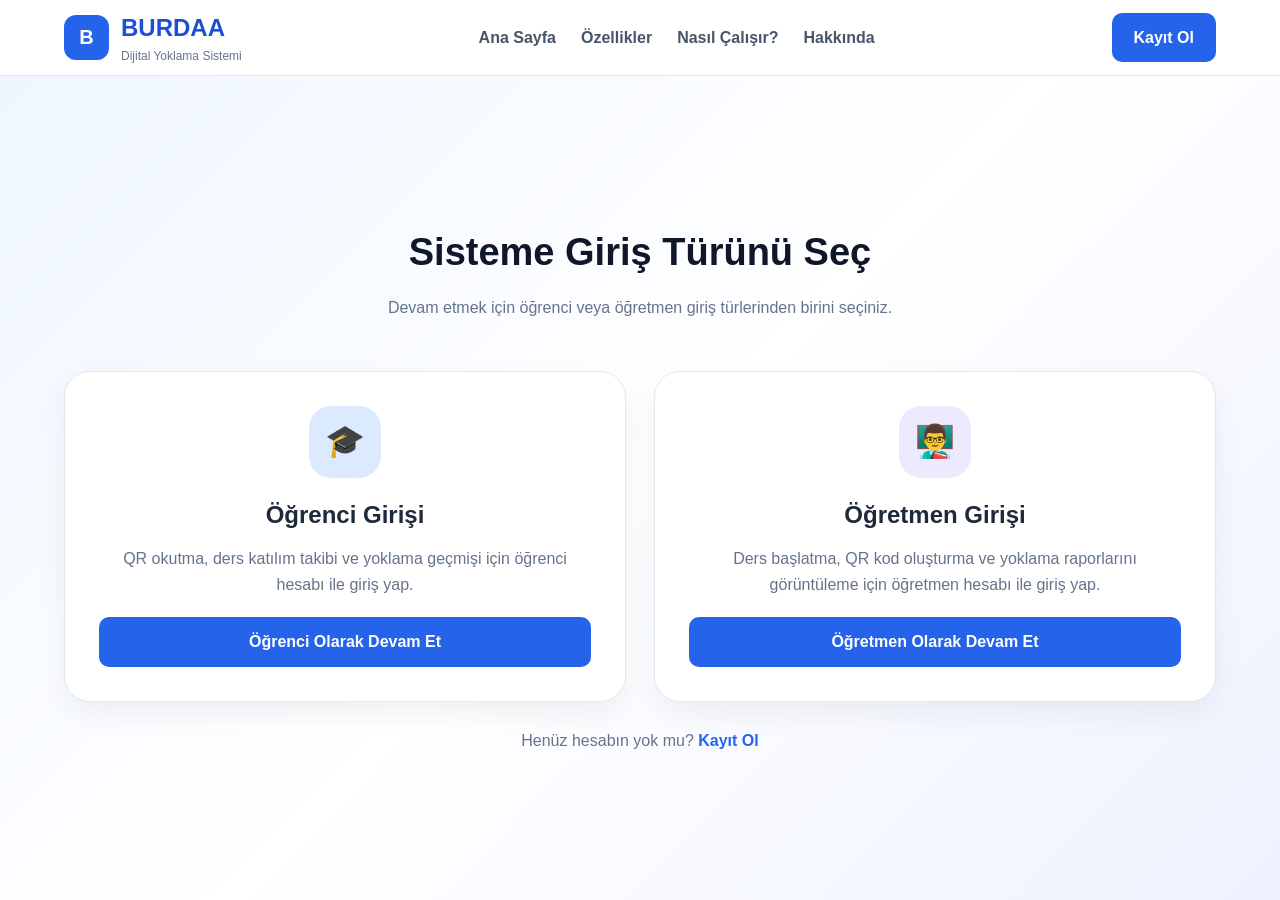
<file: BOS BURDAAA(en son)/ogretmen-ders-baslat.html>
<!DOCTYPE html>
<html lang="tr">
<head>
  <meta charset="UTF-8" />
  <meta name="viewport" content="width=device-width, initial-scale=1.0" />
  <title>BURDAA | Ders Başlat</title>
  <link rel="stylesheet" href="css/style.css" />
</head>
<body>
  <header class="header">
    <div class="container navbar">
      <a href="ogretmen-panel.html" class="logo">
        <div class="logo-box">B</div>
        <div class="logo-text">
          <h2>BURDAA</h2>
          <p>Öğretmen Paneli</p>
        </div>
      </a>

      <nav class="nav" id="navMenu">
        <a href="ogretmen-panel.html">Panel</a>
        <a href="ogretmen-ders-baslat.html" class="active">Ders Başlat</a>
        <a href="ogretmen-qr.html">QR Oluştur</a>
        <a href="ogretmen-raporlar.html">Raporlar</a>
      </nav>

      <div class="nav-actions">
        <button class="btn btn-primary" id="logoutBtn">Çıkış Yap</button>
        <button class="menu-toggle" id="menuToggle">☰</button>
      </div>
    </div>
  </header>

  <section class="page-header">
    <div class="container">
      <h1>Ders Başlat</h1>
      <p>Yeni yoklama oturumu oluşturup QR ekranına geçebilirsiniz.</p>
    </div>
  </section>

  <section class="section">
    <div class="container">
      <div class="dashboard-grid single-centered">
        <div class="auth-card wide-card">
          <h2>Yoklama Oturumu Oluştur</h2>
          <form id="sessionForm">
            <div class="form-group">
              <label for="lessonName">Ders Adı</label>
              <select id="lessonName" required>
                <option value="">Seçiniz</option>
                <option value="Web Tasarımı">Web Tasarımı</option>
                <option value="Mobil Programlama">Mobil Programlama</option>
                <option value="Veritabanı Sistemleri">Veritabanı Sistemleri</option>
                <option value="Algoritmalar">Algoritmalar</option>
              </select>
            </div>

            <div class="form-grid">
              <div class="form-group">
                <label for="lessonClass">Sınıf / Amfi</label>
                <input type="text" id="lessonClass" placeholder="A-203" required />
              </div>

              <div class="form-group">
                <label for="lessonDuration">Geçerlilik Süresi (dk)</label>
                <input type="number" id="lessonDuration" min="1" max="120" value="15" required />
              </div>
            </div>

            <div class="form-grid">
              <div class="form-group">
                <label for="lessonDate">Tarih</label>
                <input type="date" id="lessonDate" required />
              </div>

              <div class="form-group">
                <label for="lessonTime">Saat</label>
                <input type="time" id="lessonTime" required />
              </div>
            </div>

            <div class="form-group">
              <label for="lessonLocation">Konum / Bina Bilgisi</label>
              <input type="text" id="lessonLocation" placeholder="Merkez Kampüs - B Blok" required />
            </div>

            <button type="submit" class="btn btn-primary full">Dersi Başlat ve QR Sayfasına Git</button>
            <p class="form-message" id="sessionMessage"></p>
          </form>
        </div>
      </div>
    </div>
  </section>

  <script src="js/asd.js"></script>
  <script src="js/panel.js"></script>
  <script src="js/system.js"></script>
</body>
</html>
</file>
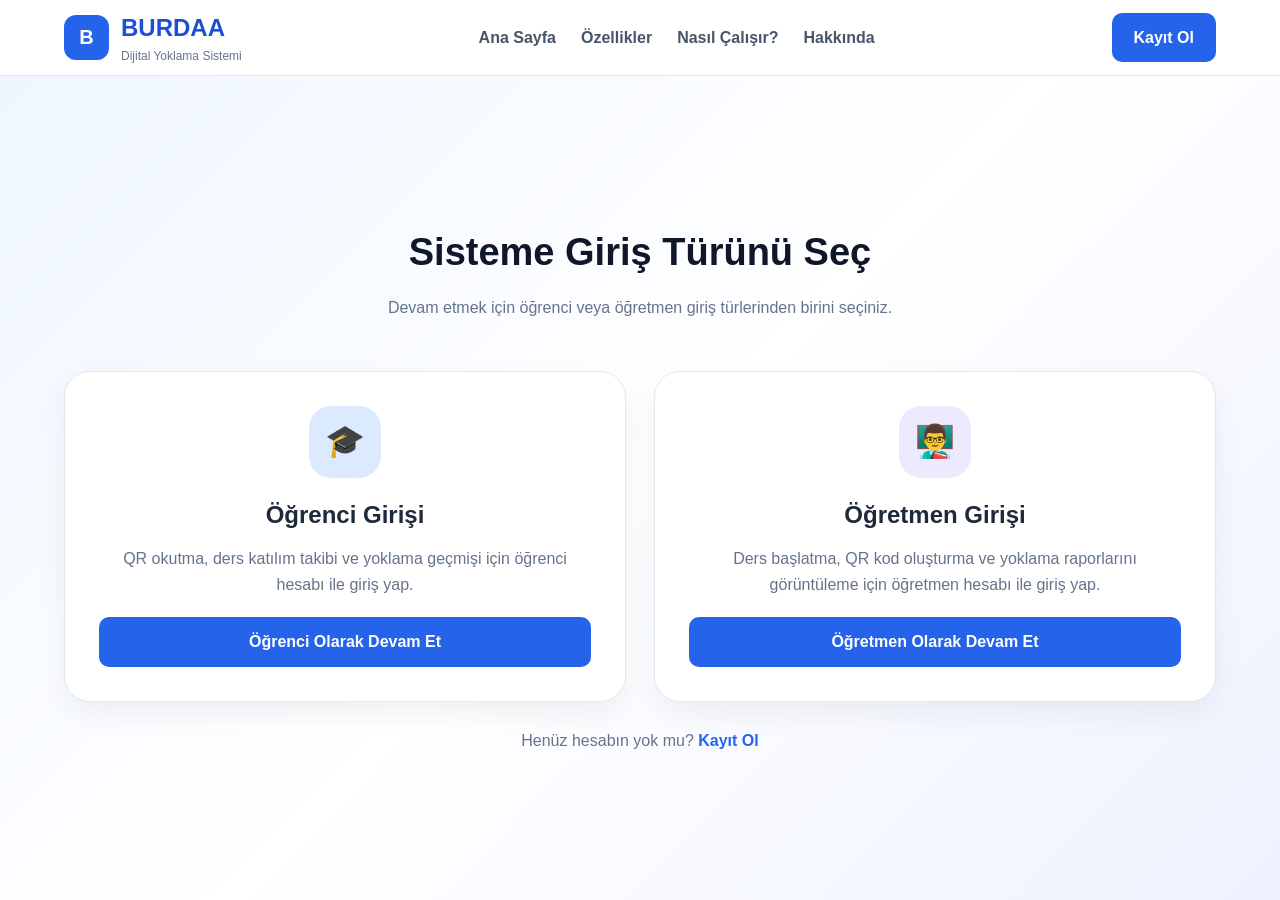
<file: BOS BURDAAA(en son)/ogretmen-panel.html>
<!DOCTYPE html>
<html lang="tr">
<head>
  <meta charset="UTF-8" />
  <meta name="viewport" content="width=device-width, initial-scale=1.0" />
  <title>BURDAA | Öğretmen Paneli</title>
  <link rel="stylesheet" href="css/style.css" />
</head>
<body>

  <header class="header">
    <div class="container navbar">
      <a href="ogretmen-panel.html" class="logo">
        <div class="logo-box">B</div>
        <div class="logo-text">
          <h2>BURDAA</h2>
          <p>Öğretmen Paneli</p>
        </div>
      </a>

      <nav class="nav" id="navMenu">
        <a href="ogretmen-panel.html" class="active">Panel</a>
        <a href="ogretmen-ders-baslat.html">Ders Başlat</a>
        <a href="ogretmen-qr.html">QR Oluştur</a>
        <a href="ogretmen-raporlar.html">Raporlar</a>
      </nav>

      <div class="nav-actions">
        <button class="btn btn-primary" id="logoutBtn">Çıkış Yap</button>
        <button class="menu-toggle" id="menuToggle">☰</button>
      </div>
    </div>
  </header>

  <section class="dashboard-header teacher-bg premium-teacher-bg">
    <div class="container">
      <h1>Hoş geldiniz <span id="userName"></span></h1>
      <p>Derslerinizi yönetin, yoklama başlatın ve öğrenci katılımını anlık takip edin.</p>
    </div>
  </section>

  <section class="section">
    <div class="container">
      <div class="dashboard-stats">
        <div class="dashboard-stat-card soft-blue">
          <h3>Aktif Ders</h3>
          <p>3</p>
        </div>
        <div class="dashboard-stat-card soft-green">
          <h3>Toplam Öğrenci</h3>
          <p>124</p>
        </div>
        <div class="dashboard-stat-card soft-purple">
          <h3>Bugünkü Yoklama</h3>
          <p>5</p>
        </div>
      </div>

      <div class="panel-section-title">
        <h2>Bugünkü Dersler</h2>
        <p>Bugün için planlı derslerin, hızlı işlem alanların ve duyuru paylaşımı burada yer alır.</p>
      </div>

      <div class="lesson-card-grid teacher-animated-grid">
        <div class="lesson-card teacher-card fancy-teacher-card teacher-delay-1">
          <div class="teacher-card-glow"></div>
          <div class="lesson-card-top">
            <div>
              <h3>Web Tasarımı</h3>
              <p>09:00 - 10:40</p>
            </div>
            <span class="lesson-badge active">Devam Ediyor</span>
          </div>
          <div class="lesson-card-info">
            <span>Sınıf: A-203</span>
            <span>Öğrenci: 30 kişi</span>
          </div>
          <div class="button-row">
            <a href="ogretmen-ders-baslat.html" class="btn btn-primary">Ders Başlat</a>
            <a href="ogretmen-qr.html" class="btn btn-secondary">QR Aç</a>
            <a href="ders-chat.html" class="btn btn-secondary">Duyuru Alanı</a>
          </div>
        </div>

        <div class="lesson-card teacher-card fancy-teacher-card teacher-delay-2">
          <div class="teacher-card-glow"></div>
          <div class="lesson-card-top">
            <div>
              <h3>Mobil Programlama</h3>
              <p>13:00 - 14:30</p>
            </div>
            <span class="lesson-badge pending">Sıradaki</span>
          </div>
          <div class="lesson-card-info">
            <span>Sınıf: B-104</span>
            <span>Öğrenci: 24 kişi</span>
          </div>
          <div class="button-row">
            <a href="ogretmen-ders-baslat.html" class="btn btn-primary">Oturum Oluştur</a>
            <a href="ogretmen-raporlar.html" class="btn btn-secondary">Rapor Gör</a>
            <a href="ders-chat.html" class="btn btn-secondary">Duyuru Alanı</a>
          </div>
        </div>

        <div class="lesson-card teacher-card fancy-teacher-card teacher-delay-3">
          <div class="teacher-card-glow"></div>
          <div class="lesson-card-top">
            <div>
              <h3>Veritabanı Sistemleri</h3>
              <p>15:00 - 16:20</p>
            </div>
            <span class="lesson-badge neutral">Bugün</span>
          </div>
          <div class="lesson-card-info">
            <span>Sınıf: C-301</span>
            <span>Öğrenci: 22 kişi</span>
          </div>
          <div class="button-row">
            <a href="ogretmen-qr.html" class="btn btn-primary">QR Oluştur</a>
            <a href="ogretmen-raporlar.html" class="btn btn-secondary">Detaylar</a>
            <a href="ders-chat.html" class="btn btn-secondary">Duyuru Alanı</a>
          </div>
        </div>
      </div>

      <div class="dashboard-grid extra-top">
        <div class="dashboard-card">
          <h3>Anlık Katılım</h3>
          <ul class="panel-list">
            <li>Web Tasarımı - 26/30</li>
            <li>Mobil Programlama - 21/24</li>
            <li>Veritabanı - 18/22</li>
          </ul>
        </div>

        <div class="dashboard-card">
          <h3>Raporlar</h3>
          <p>Öğrencilerin yoklama geçmişini inceleyebilir, dönemsel raporları görüntüleyebilirsiniz.</p>
          <a href="ogretmen-raporlar.html" class="btn btn-secondary">Raporları Aç</a>
        </div>
      </div>
    </div>
  </section>

  <script src="js/asd.js"></script>
  <script src="js/panel.js"></script>
</body>
</html>
</file>
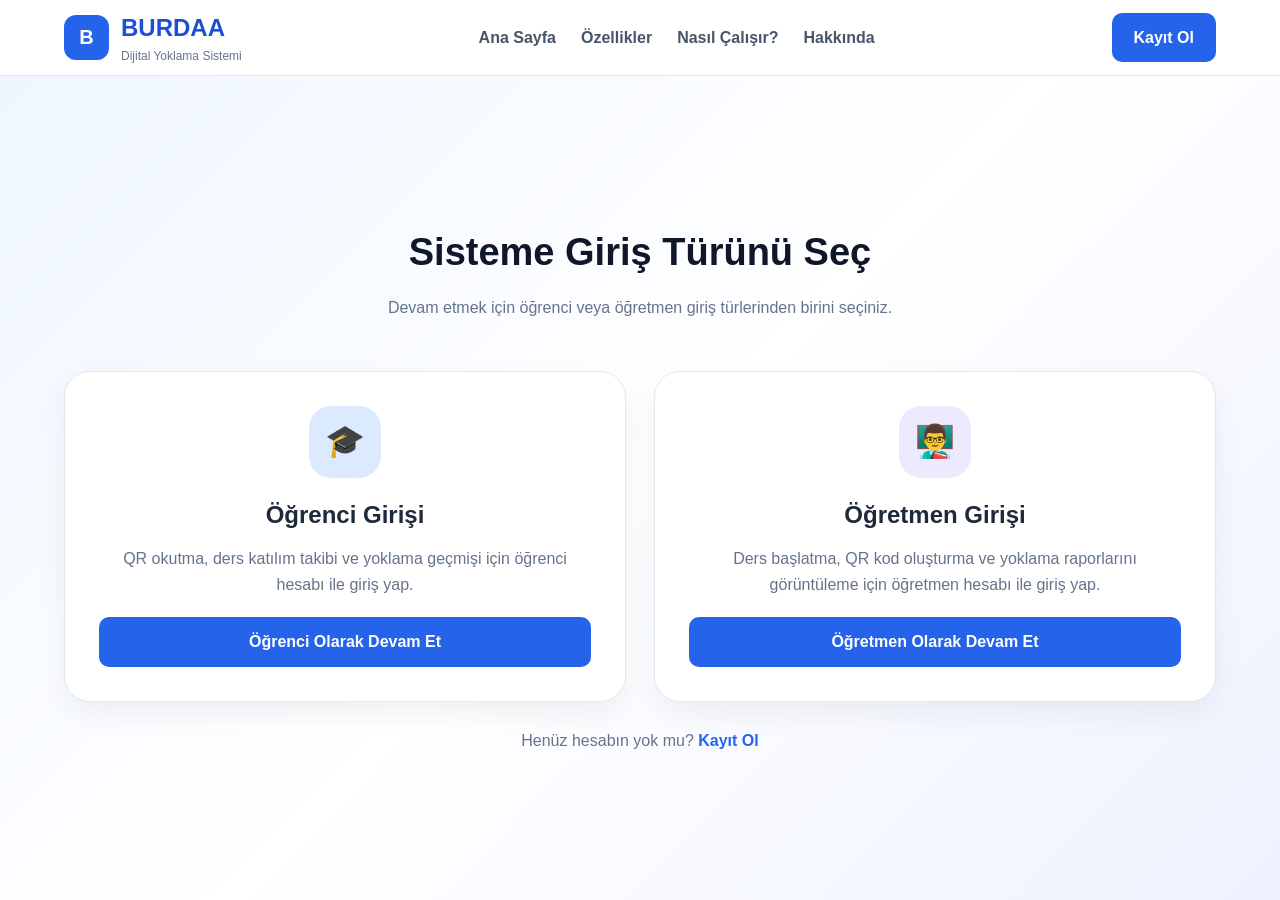
<file: BOS BURDAAA(en son)/ogretmen-qr.html>
<!DOCTYPE html>
<html lang="tr">
<head>
  <meta charset="UTF-8" />
  <meta name="viewport" content="width=device-width, initial-scale=1.0" />
  <title>BURDAA | QR Oluştur</title>
  <link rel="stylesheet" href="css/style.css" />
</head>
<body>
  <header class="header">
    <div class="container navbar">
      <a href="ogretmen-panel.html" class="logo">
        <div class="logo-box">B</div>
        <div class="logo-text">
          <h2>BURDAA</h2>
          <p>Öğretmen Paneli</p>
        </div>
      </a>

      <nav class="nav" id="navMenu">
        <a href="ogretmen-panel.html">Panel</a>
        <a href="ogretmen-ders-baslat.html">Ders Başlat</a>
        <a href="ogretmen-qr.html" class="active">QR Oluştur</a>
        <a href="ogretmen-raporlar.html">Raporlar</a>
      </nav>

      <div class="nav-actions">
        <button class="btn btn-primary" id="logoutBtn">Çıkış Yap</button>
        <button class="menu-toggle" id="menuToggle">☰</button>
      </div>
    </div>
  </header>

  <section class="page-header">
    <div class="container">
      <h1>Yoklama QR Ekranı</h1>
      <p>Oluşturulan QR kodu öğrencilere gösterin ve anlık yoklama takibini izleyin.</p>
    </div>
  </section>

  <section class="section">
    <div class="container qr-page-grid">
      <div class="dashboard-card">
        <h3>Aktif Yoklama Bilgisi</h3>
        <div class="info-stack">
          <p><strong>Ders:</strong> <span id="activeLessonName">-</span></p>
          <p><strong>Sınıf:</strong> <span id="activeLessonClass">-</span></p>
          <p><strong>Tarih:</strong> <span id="activeLessonDate">-</span></p>
          <p><strong>Saat:</strong> <span id="activeLessonTime">-</span></p>
          <p><strong>Süre:</strong> <span id="activeLessonDuration">-</span></p>
          <p><strong>Konum:</strong> <span id="activeLessonLocation">-</span></p>
        </div>
        <div class="button-row">
          <button type="button" class="btn btn-primary" id="refreshQrBtn">QR Yenile</button>
          <button type="button" class="btn btn-secondary" id="closeSessionBtn">Yoklamayı Bitir</button>
        </div>
      </div>

      <div class="dashboard-card qr-card-center">
        <h3>Derse Katılım QR Kodu</h3>
        <div class="fake-qr" id="fakeQrBox">
          <div class="qr-pattern"></div>
        </div>
        <p class="qr-code-text" id="qrCodeText">QR KODU HAZIRLANIYOR</p>
        <span class="status info">Öğrenciler bu ekranı kullanarak yoklamaya katılır.</span>
      </div>

      <div class="dashboard-card">
        <h3>Anlık Katılım</h3>
        <ul class="panel-list" id="liveAttendanceList">
          <li>Henüz katılım yok</li>
        </ul>
      </div>
    </div>
  </section>

  <script src="js/asd.js"></script>
  <script src="js/panel.js"></script>
  <script src="js/system.js"></script>
</body>
</html>
</file>
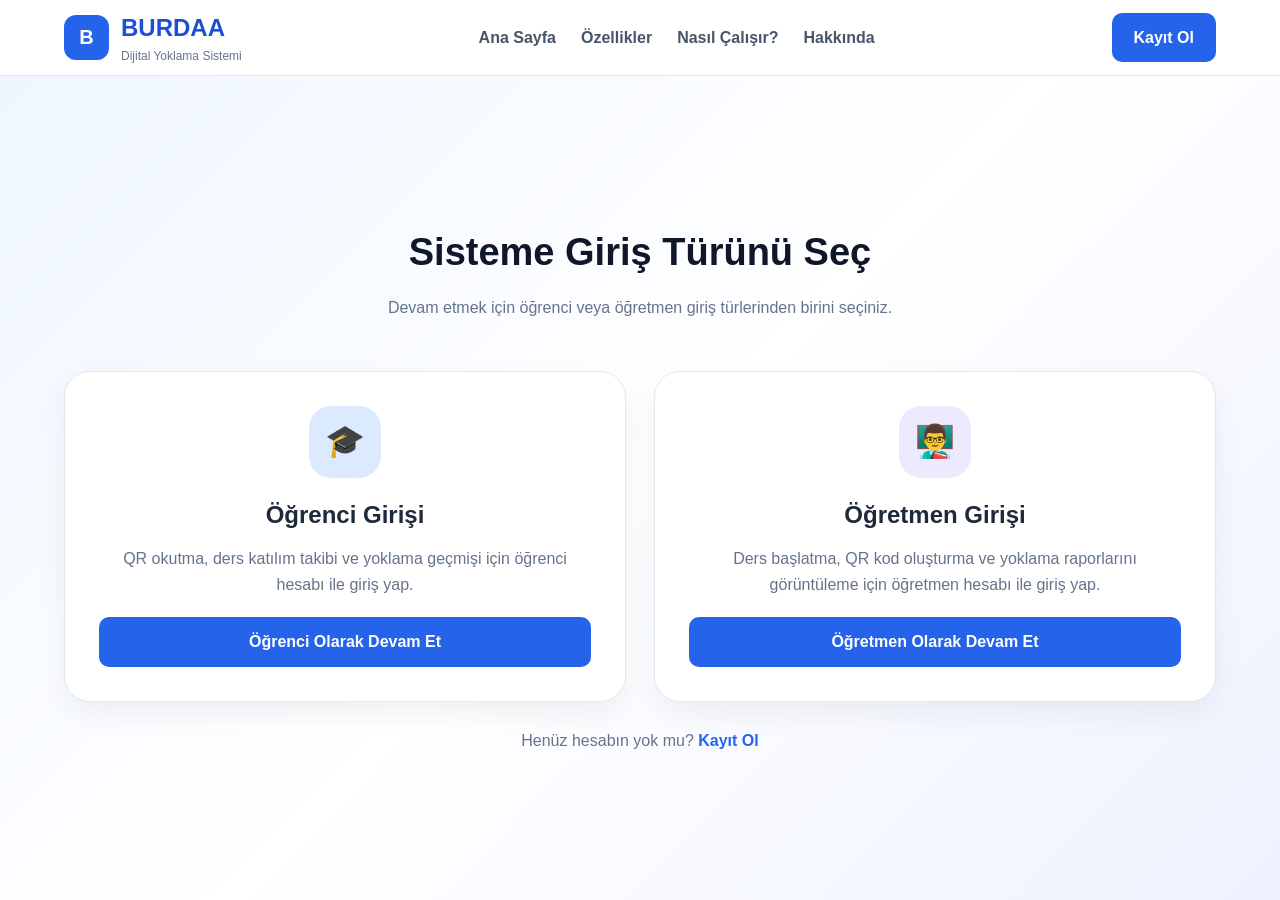
<file: BOS BURDAAA(en son)/ogretmen-raporlar.html>
<!DOCTYPE html>
<html lang="tr">
<head>
  <meta charset="UTF-8" />
  <meta name="viewport" content="width=device-width, initial-scale=1.0" />
  <title>BURDAA | Raporlar</title>
  <link rel="stylesheet" href="css/style.css" />
</head>
<body>
  <header class="header">
    <div class="container navbar">
      <a href="ogretmen-panel.html" class="logo">
        <div class="logo-box">B</div>
        <div class="logo-text">
          <h2>BURDAA</h2>
          <p>Öğretmen Paneli</p>
        </div>
      </a>

      <nav class="nav" id="navMenu">
        <a href="ogretmen-panel.html">Panel</a>
        <a href="ogretmen-ders-baslat.html">Ders Başlat</a>
        <a href="ogretmen-qr.html">QR Oluştur</a>
        <a href="ogretmen-raporlar.html" class="active">Raporlar</a>
      </nav>

      <div class="nav-actions">
        <button class="btn btn-primary" id="logoutBtn">Çıkış Yap</button>
        <button class="menu-toggle" id="menuToggle">☰</button>
      </div>
    </div>
  </header>

  <section class="page-header">
    <div class="container">
      <h1>Yoklama Raporları</h1>
      <p>Oluşturulan yoklama oturumlarını ve katılım listesini görüntüleyin.</p>
    </div>
  </section>

  <section class="section">
    <div class="container">
      <div class="dashboard-stats">
        <div class="dashboard-stat-card">
          <h3>Toplam Oturum</h3>
          <p id="reportSessionCount">0</p>
        </div>
        <div class="dashboard-stat-card">
          <h3>Toplam Katılım</h3>
          <p id="reportAttendanceCount">0</p>
        </div>
        <div class="dashboard-stat-card">
          <h3>Aktif Durum</h3>
          <p id="reportActiveStatus">Pasif</p>
        </div>
      </div>

      <div class="dashboard-card">
        <h3>Oturum Geçmişi</h3>
        <div class="table-wrapper">
          <table class="custom-table">
            <thead>
              <tr>
                <th>Ders</th>
                <th>Sınıf</th>
                <th>Tarih</th>
                <th>Saat</th>
                <th>Süre</th>
              </tr>
            </thead>
            <tbody id="reportTableBody">
              <tr>
                <td colspan="5">Henüz kayıtlı yoklama oturumu bulunmuyor.</td>
              </tr>
            </tbody>
          </table>
        </div>
      </div>

      <div class="dashboard-card extra-top">
        <h3>Katılım Listesi</h3>
        <ul class="panel-list" id="attendanceHistoryList">
          <li>Henüz öğrenci katılımı bulunmuyor.</li>
        </ul>
      </div>
    </div>
  </section>

  <script src="js/asd.js"></script>
  <script src="js/panel.js"></script>
  <script src="js/system.js"></script>
</body>
</html>
</file>
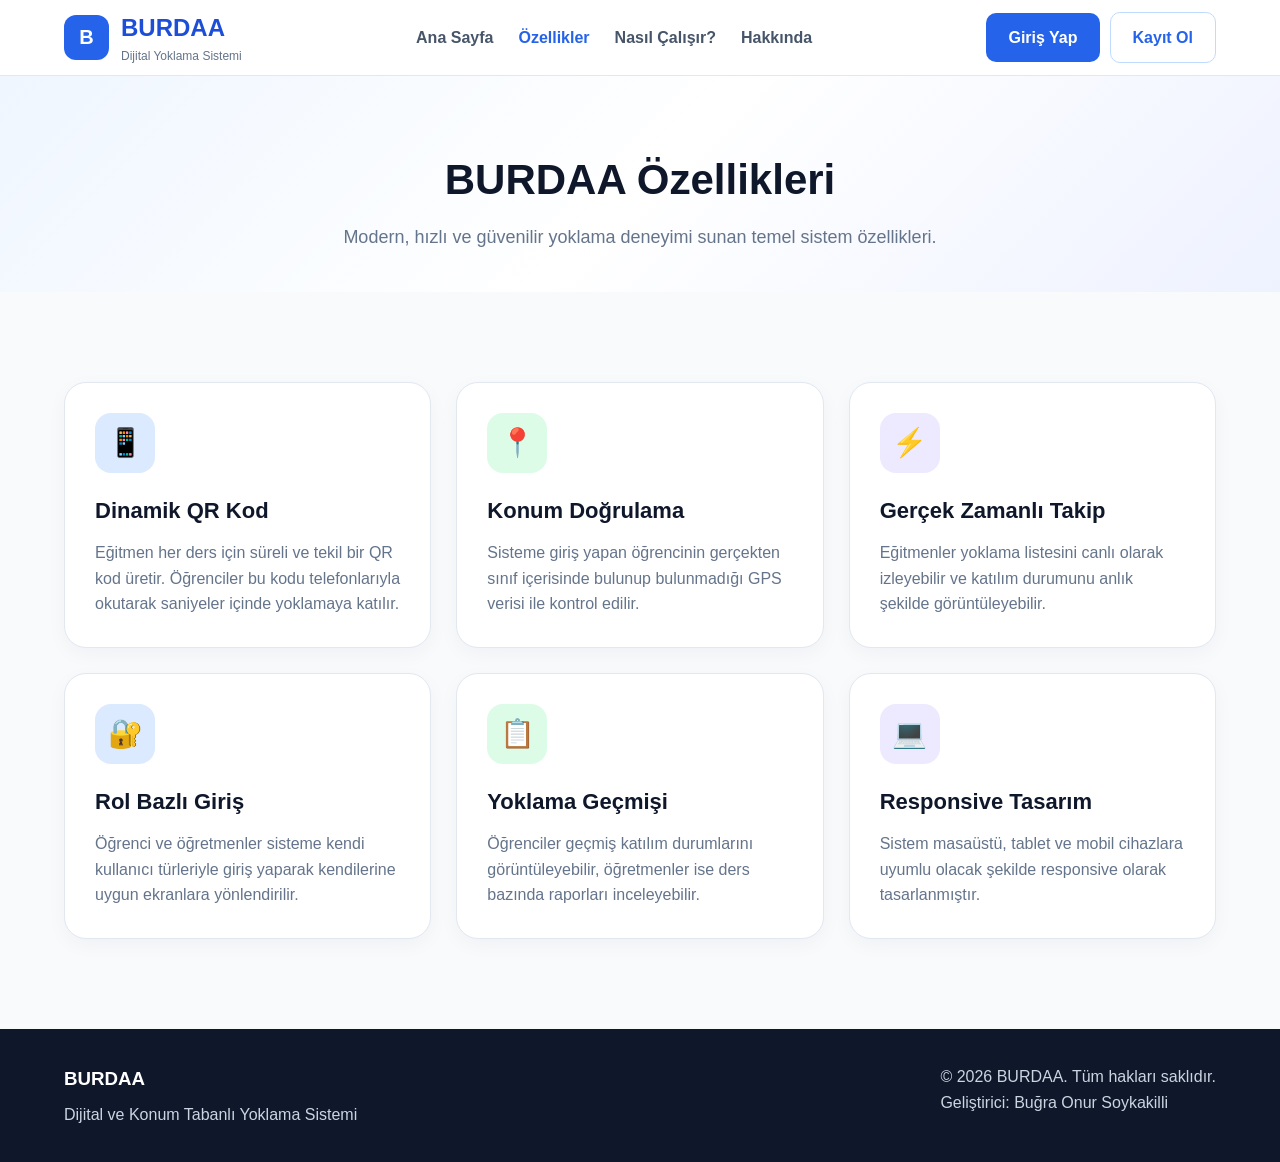
<file: BOS BURDAAA(en son)/ozellikler.html>
<!DOCTYPE html>
<html lang="tr">
<head>
  <meta charset="UTF-8" />
  <meta name="viewport" content="width=device-width, initial-scale=1.0" />
  <title>BURDAA | Özellikler</title>
  <link rel="stylesheet" href="css/style.css" />
</head>
<body>

  <header class="header">
    <div class="container navbar">
      <a href="index.html" class="logo">
        <div class="logo-box">B</div>
        <div class="logo-text">
          <h2>BURDAA</h2>
          <p>Dijital Yoklama Sistemi</p>
        </div>
      </a>

      <nav class="nav" id="navMenu">
        <a href="index.html">Ana Sayfa</a>
        <a href="ozellikler.html" class="active">Özellikler</a>
        <a href="nasil-calisir.html">Nasıl Çalışır?</a>
        <a href="hakkinda.html">Hakkında</a>
      </nav>

      <div class="nav-actions">
        <a href="secim.html" class="btn btn-primary">Giriş Yap</a>
        <a href="kayit.html" class="btn btn-secondary desktop-only">Kayıt Ol</a>
        <button class="menu-toggle" id="menuToggle" aria-label="Menü">☰</button>
      </div>
    </div>
  </header>

  <section class="page-header">
    <div class="container">
      <h1>BURDAA Özellikleri</h1>
      <p>Modern, hızlı ve güvenilir yoklama deneyimi sunan temel sistem özellikleri.</p>
    </div>
  </section>

  <section class="features section">
    <div class="container">
      <div class="feature-grid">
        <div class="card">
          <div class="icon blue">📱</div>
          <h3>Dinamik QR Kod</h3>
          <p>Eğitmen her ders için süreli ve tekil bir QR kod üretir. Öğrenciler bu kodu telefonlarıyla okutarak saniyeler içinde yoklamaya katılır.</p>
        </div>

        <div class="card">
          <div class="icon green">📍</div>
          <h3>Konum Doğrulama</h3>
          <p>Sisteme giriş yapan öğrencinin gerçekten sınıf içerisinde bulunup bulunmadığı GPS verisi ile kontrol edilir.</p>
        </div>

        <div class="card">
          <div class="icon purple">⚡</div>
          <h3>Gerçek Zamanlı Takip</h3>
          <p>Eğitmenler yoklama listesini canlı olarak izleyebilir ve katılım durumunu anlık şekilde görüntüleyebilir.</p>
        </div>

        <div class="card">
          <div class="icon blue">🔐</div>
          <h3>Rol Bazlı Giriş</h3>
          <p>Öğrenci ve öğretmenler sisteme kendi kullanıcı türleriyle giriş yaparak kendilerine uygun ekranlara yönlendirilir.</p>
        </div>

        <div class="card">
          <div class="icon green">📋</div>
          <h3>Yoklama Geçmişi</h3>
          <p>Öğrenciler geçmiş katılım durumlarını görüntüleyebilir, öğretmenler ise ders bazında raporları inceleyebilir.</p>
        </div>

        <div class="card">
          <div class="icon purple">💻</div>
          <h3>Responsive Tasarım</h3>
          <p>Sistem masaüstü, tablet ve mobil cihazlara uyumlu olacak şekilde responsive olarak tasarlanmıştır.</p>
        </div>
      </div>
    </div>
  </section>

  <footer class="footer">
    <div class="container footer-content">
      <div>
        <h3>BURDAA</h3>
        <p>Dijital ve Konum Tabanlı Yoklama Sistemi</p>
      </div>
      <div>
        <p>© 2026 BURDAA. Tüm hakları saklıdır.</p>
        <p>Geliştirici: Buğra Onur Soykakilli</p>
      </div>
    </div>
  </footer>

  <script src="js/asd.js"></script>
</body>
</html>
</file>
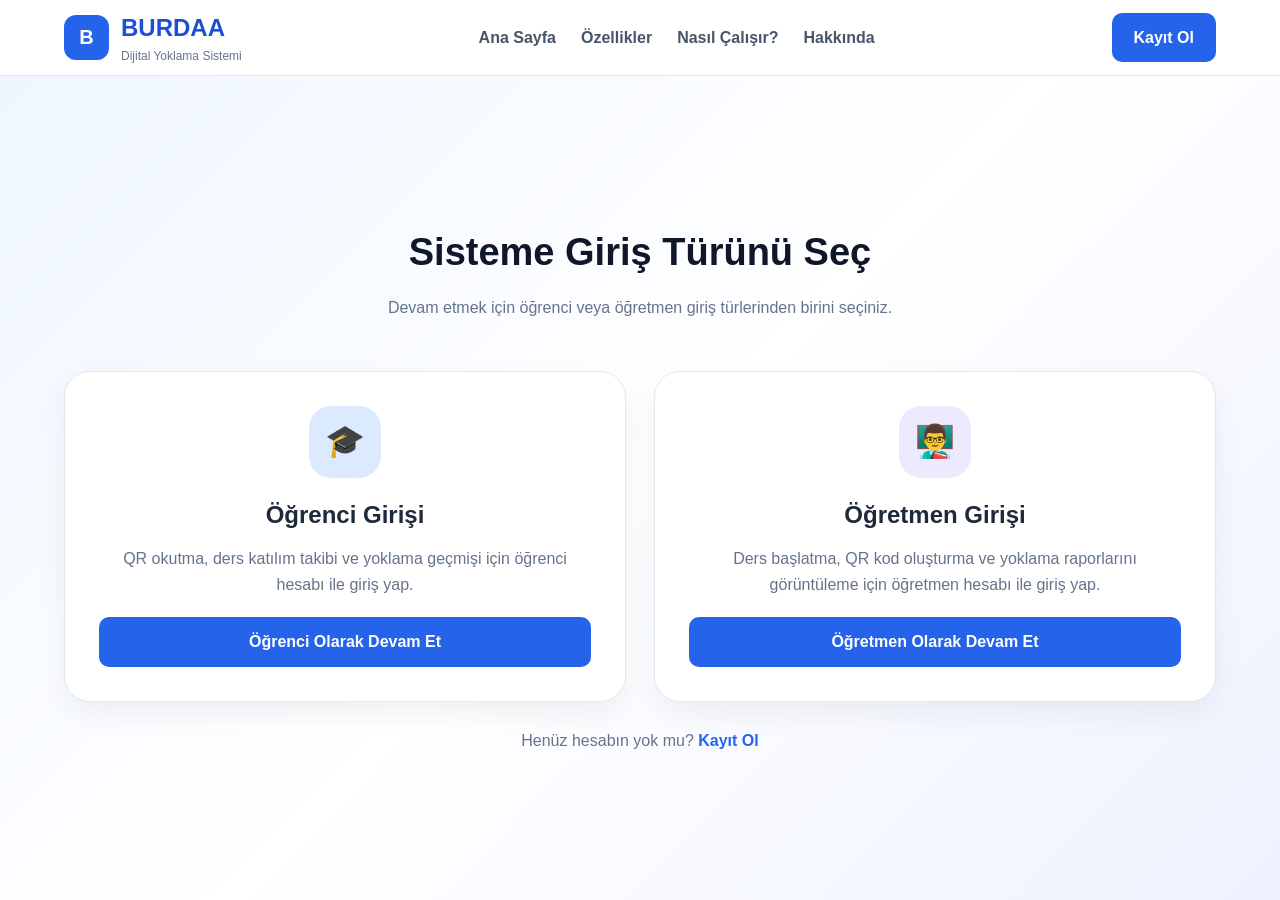
<file: BOS BURDAAA(en son)/secim.html>
<!DOCTYPE html>
<html lang="tr">
<head>
  <meta charset="UTF-8" />
  <meta name="viewport" content="width=device-width, initial-scale=1.0" />
  <title>BURDAA | Giriş Seçimi</title>
  <link rel="stylesheet" href="css/style.css" />
</head>
<body>

  <header class="header">
    <div class="container navbar">
      <a href="index.html" class="logo">
        <div class="logo-box">B</div>
        <div class="logo-text">
          <h2>BURDAA</h2>
          <p>Dijital Yoklama Sistemi</p>
        </div>
      </a>

      <nav class="nav" id="navMenu">
        <a href="index.html">Ana Sayfa</a>
        <a href="ozellikler.html">Özellikler</a>
        <a href="nasil-calisir.html">Nasıl Çalışır?</a>
        <a href="hakkinda.html">Hakkında</a>
      </nav>

      <div class="nav-actions">
        <a href="kayit.html" class="btn btn-primary">Kayıt Ol</a>
        <button class="menu-toggle" id="menuToggle">☰</button>
      </div>
    </div>
  </header>

  <section class="auth-hero">
    <div class="container">
      <div class="section-title">
        <h2>Sisteme Giriş Türünü Seç</h2>
        <p>Devam etmek için öğrenci veya öğretmen giriş türlerinden birini seçiniz.</p>
      </div>

      <div class="selection-grid">
        <div class="selection-card">
          <div class="selection-icon blue">🎓</div>
          <h3>Öğrenci Girişi</h3>
          <p>QR okutma, ders katılım takibi ve yoklama geçmişi için öğrenci hesabı ile giriş yap.</p>
          <a href="giris.html?rol=ogrenci" class="btn btn-primary full">Öğrenci Olarak Devam Et</a>
        </div>

        <div class="selection-card">
          <div class="selection-icon purple">👨‍🏫</div>
          <h3>Öğretmen Girişi</h3>
          <p>Ders başlatma, QR kod oluşturma ve yoklama raporlarını görüntüleme için öğretmen hesabı ile giriş yap.</p>
          <a href="giris.html?rol=ogretmen" class="btn btn-primary full">Öğretmen Olarak Devam Et</a>
        </div>
      </div>

      <div class="auth-bottom-text">
        <p>Henüz hesabın yok mu? <a href="kayit.html">Kayıt Ol</a></p>
      </div>
    </div>
  </section>

  <script src="js/asd.js"></script>
</body>
</html>
</file>
<file: BOS BURDAAA(en son)/css/style.css>
* {
  margin: 0;
  padding: 0;
  box-sizing: border-box;
}

html {
  scroll-behavior: smooth;
}

body {
  font-family: Arial, Helvetica, sans-serif;
  background-color: #f8fafc;
  color: #1e293b;
  line-height: 1.6;
}

a {
  text-decoration: none;
}

img {
  max-width: 100%;
  display: block;
}

.container {
  width: 90%;
  max-width: 1200px;
  margin: 0 auto;
}

.section {
  padding: 90px 0;
}

.extra-top {
  margin-top: 28px;
}

.page-header {
  background: linear-gradient(135deg, #eff6ff, #ffffff, #eef2ff);
  padding: 70px 0 40px;
  text-align: center;
}

.page-header h1 {
  font-size: 42px;
  color: #0f172a;
  margin-bottom: 10px;
}

.page-header p {
  color: #64748b;
  font-size: 18px;
  max-width: 800px;
  margin: 0 auto;
}

/* HEADER */
.header {
  background-color: #ffffff;
  border-bottom: 1px solid #e2e8f0;
  position: sticky;
  top: 0;
  z-index: 999;
}

.navbar {
  min-height: 75px;
  display: flex;
  align-items: center;
  justify-content: space-between;
  gap: 20px;
  position: relative;
}

.logo {
  display: flex;
  align-items: center;
  gap: 12px;
  color: inherit;
}

.logo-box {
  width: 45px;
  height: 45px;
  background: #2563eb;
  color: white;
  border-radius: 12px;
  display: flex;
  align-items: center;
  justify-content: center;
  font-weight: 800;
  font-size: 20px;
}

.logo-text h2 {
  color: #1d4ed8;
  font-size: 24px;
}

.logo-text p {
  font-size: 12px;
  color: #64748b;
}

.nav {
  display: flex;
  align-items: center;
  gap: 25px;
}

.nav a {
  color: #475569;
  font-weight: 600;
  transition: 0.3s;
}

.nav a:hover,
.nav a.active {
  color: #2563eb;
}

.nav-actions {
  display: flex;
  align-items: center;
  gap: 10px;
}

.menu-toggle {
  display: none;
  border: none;
  background: none;
  font-size: 28px;
  cursor: pointer;
  color: #1e293b;
}

.desktop-only {
  display: inline-block;
}

/* BUTTONS */
.btn {
  display: inline-block;
  padding: 12px 22px;
  border-radius: 10px;
  font-weight: 700;
  transition: 0.3s;
  cursor: pointer;
  border: none;
  text-align: center;
}

.btn-primary {
  background: #2563eb;
  color: white;
}

.btn-primary:hover {
  background: #1d4ed8;
}

.btn-secondary {
  background: white;
  color: #2563eb;
  border: 1px solid #bfdbfe;
}

.btn-secondary:hover {
  background: #eff6ff;
}

/* HERO */
.hero {
  position: relative;
  padding: 110px 0;
  overflow: hidden;
  isolation: isolate;
}

.hero::before {
  content: "";
  position: absolute;
  inset: 0;
  background: url("../images/classroom.jpg") center center / cover no-repeat;
  opacity: 0.5;
  z-index: -2;
}

.hero::after {
  content: "";
  position: absolute;
  inset: 0;
  background: linear-gradient(
    135deg,
    rgba(239, 246, 255, 0.72),
    rgba(255, 255, 255, 0.68),
    rgba(238, 242, 255, 0.72)
  );
  z-index: -1;
}

.hero-content {
  display: grid;
  grid-template-columns: 1.2fr 1fr;
  gap: 40px;
  align-items: center;
}

.badge {
  display: inline-block;
  background: #dbeafe;
  color: #1d4ed8;
  padding: 10px 16px;
  border-radius: 999px;
  font-size: 14px;
  font-weight: 700;
  margin-bottom: 20px;
}

.hero-text h1 {
  font-size: 52px;
  line-height: 1.2;
  margin-bottom: 20px;
  color: #0f172a;
}

.hero-text h1 span {
  color: #2563eb;
}

.hero-text p {
  font-size: 18px;
  color: #334155;
  margin-bottom: 30px;
  max-width: 650px;
  font-weight: 500;
}

.hero-buttons {
  display: flex;
  flex-wrap: wrap;
  gap: 15px;
}

.hero-card {
  background: rgba(255, 255, 255, 0.9);
  backdrop-filter: blur(4px);
  border-radius: 24px;
  padding: 35px;
  box-shadow: 0 10px 30px rgba(15, 23, 42, 0.08);
  border: 1px solid rgba(226, 232, 240, 0.9);
}

.hero-card h3 {
  font-size: 28px;
  color: #0f172a;
  margin-bottom: 12px;
}

.hero-card p {
  color: #475569;
  margin-bottom: 25px;
}

.stats {
  display: grid;
  grid-template-columns: repeat(3, 1fr);
  gap: 15px;
}

.stat-box {
  background: #f8fafc;
  border: 1px solid #e2e8f0;
  border-radius: 18px;
  padding: 18px;
  text-align: center;
}

.stat-box h4 {
  font-size: 24px;
  color: #2563eb;
  margin-bottom: 5px;
}

.stat-box p {
  font-size: 14px;
  color: #64748b;
  margin: 0;
}

/* TITLES */
.section-title {
  text-align: center;
  margin-bottom: 50px;
}

.section-title.left {
  text-align: left;
}

.section-title h2 {
  font-size: 38px;
  color: #0f172a;
  margin-bottom: 12px;
}

.section-title p {
  color: #64748b;
  max-width: 700px;
  margin: 0 auto;
}

.section-title.left p {
  margin: 0;
}

/* FEATURES */
.feature-grid {
  display: grid;
  grid-template-columns: repeat(3, 1fr);
  gap: 25px;
}

.card {
  background: white;
  border: 1px solid #e2e8f0;
  border-radius: 22px;
  padding: 30px;
  transition: 0.3s;
  box-shadow: 0 6px 20px rgba(15, 23, 42, 0.04);
}

.card:hover {
  transform: translateY(-6px);
  box-shadow: 0 14px 30px rgba(15, 23, 42, 0.08);
}

.icon {
  width: 60px;
  height: 60px;
  border-radius: 16px;
  display: flex;
  align-items: center;
  justify-content: center;
  font-size: 28px;
  margin-bottom: 20px;
}

.blue {
  background: #dbeafe;
}

.green {
  background: #dcfce7;
}

.purple {
  background: #ede9fe;
}

.card h3 {
  margin-bottom: 12px;
  color: #0f172a;
  font-size: 22px;
}

.card p {
  color: #64748b;
}

/* HOW */
.how-grid {
  display: grid;
  grid-template-columns: repeat(3, 1fr);
  gap: 25px;
}

.step-card {
  background: #f8fafc;
  border: 1px solid #e2e8f0;
  border-radius: 22px;
  padding: 30px;
  text-align: center;
}

.step-number {
  width: 65px;
  height: 65px;
  margin: 0 auto 18px;
  border-radius: 50%;
  background: #2563eb;
  color: white;
  display: flex;
  align-items: center;
  justify-content: center;
  font-weight: 800;
  font-size: 20px;
}

.step-card h3 {
  margin-bottom: 12px;
  color: #0f172a;
}

.step-card p {
  color: #64748b;
}

/* ABOUT */
.about-box {
  background: white;
  border: 1px solid #e2e8f0;
  border-radius: 26px;
  padding: 45px;
  box-shadow: 0 8px 24px rgba(15, 23, 42, 0.04);
}

.about-content p {
  margin-bottom: 16px;
  color: #475569;
  font-size: 17px;
}

/* AUTH PAGES */
.auth-page,
.auth-hero {
  min-height: calc(100vh - 76px);
  display: flex;
  align-items: center;
  padding: 70px 0;
  background: linear-gradient(135deg, #eff6ff, #ffffff, #eef2ff);
}

.auth-wrapper {
  display: grid;
  grid-template-columns: 1.1fr 0.9fr;
  gap: 40px;
  align-items: center;
}

.auth-side h1 {
  font-size: 48px;
  line-height: 1.2;
  color: #0f172a;
  margin-bottom: 18px;
}

.auth-side p {
  color: #475569;
  font-size: 18px;
  margin-bottom: 24px;
}

.auth-info-card {
  background: rgba(255, 255, 255, 0.82);
  border: 1px solid #e2e8f0;
  border-radius: 22px;
  padding: 28px;
  box-shadow: 0 10px 30px rgba(15, 23, 42, 0.06);
}

.auth-info-card h3 {
  margin-bottom: 12px;
  color: #0f172a;
}

.auth-card {
  background: white;
  border: 1px solid #e2e8f0;
  border-radius: 26px;
  padding: 34px;
  box-shadow: 0 18px 40px rgba(15, 23, 42, 0.08);
}

.auth-card h2 {
  font-size: 30px;
  color: #0f172a;
  margin-bottom: 24px;
}

.form-group {
  margin-bottom: 18px;
}

.form-group label {
  display: block;
  font-weight: 700;
  margin-bottom: 8px;
  color: #334155;
}

.form-group input,
.form-group select {
  width: 100%;
  padding: 14px 16px;
  border: 1px solid #cbd5e1;
  border-radius: 12px;
  outline: none;
  font-size: 15px;
  transition: 0.3s;
  background: white;
}

.form-group input:focus,
.form-group select:focus {
  border-color: #2563eb;
  box-shadow: 0 0 0 4px rgba(37, 99, 235, 0.08);
}

.full {
  width: 100%;
  text-align: center;
}

.form-message {
  margin-top: 14px;
  font-weight: 600;
  min-height: 24px;
}

.form-message.success {
  color: #16a34a;
}

.form-message.error {
  color: #dc2626;
}

.auth-links {
  margin-top: 18px;
  text-align: center;
}

.auth-links p {
  color: #64748b;
  margin-bottom: 8px;
}

.auth-links a,
.auth-bottom-text a {
  color: #2563eb;
  font-weight: 700;
}

.selection-grid {
  display: grid;
  grid-template-columns: repeat(2, 1fr);
  gap: 28px;
  margin-top: 40px;
}

.selection-card {
  background: white;
  border: 1px solid #e2e8f0;
  border-radius: 26px;
  padding: 34px;
  text-align: center;
  box-shadow: 0 12px 30px rgba(15, 23, 42, 0.06);
  transition: 0.3s;
}

.selection-card:hover {
  transform: translateY(-6px);
  box-shadow: 0 18px 38px rgba(15, 23, 42, 0.09);
}

.selection-icon {
  width: 72px;
  height: 72px;
  border-radius: 22px;
  margin: 0 auto 18px;
  display: flex;
  align-items: center;
  justify-content: center;
  font-size: 32px;
}

.selection-card h3 {
  margin-bottom: 12px;
  font-size: 24px;
}

.selection-card p {
  color: #64748b;
  margin-bottom: 20px;
}

.auth-bottom-text {
  text-align: center;
  margin-top: 26px;
  color: #64748b;
}

.info-list {
  padding-left: 18px;
  color: #475569;
}

.info-list li {
  margin-bottom: 8px;
}

/* DASHBOARD */
.dashboard-header {
  background: linear-gradient(135deg, #dbeafe, #eff6ff, #ffffff);
  padding: 70px 0;
}

.teacher-bg {
  background: linear-gradient(135deg, #ede9fe, #f5f3ff, #ffffff);
}

.dashboard-header h1 {
  font-size: 42px;
  margin-bottom: 10px;
  color: #0f172a;
}

.dashboard-header p {
  color: #475569;
  font-size: 18px;
}

.dashboard-stats {
  display: grid;
  grid-template-columns: repeat(3, 1fr);
  gap: 24px;
  margin-bottom: 28px;
}

.dashboard-stat-card,
.dashboard-card {
  background: white;
  border: 1px solid #e2e8f0;
  border-radius: 24px;
  padding: 28px;
  box-shadow: 0 8px 24px rgba(15, 23, 42, 0.05);
}

.dashboard-stat-card h3 {
  color: #475569;
  font-size: 18px;
  margin-bottom: 10px;
}

.dashboard-stat-card p {
  font-size: 34px;
  color: #2563eb;
  font-weight: 800;
}

.dashboard-grid {
  display: grid;
  grid-template-columns: repeat(2, 1fr);
  gap: 24px;
}

.dashboard-card h3 {
  margin-bottom: 12px;
  color: #0f172a;
}

.dashboard-card p {
  color: #64748b;
  margin-bottom: 16px;
}

.panel-list {
  list-style: none;
  padding: 0;
}

.panel-list li {
  padding: 12px 0;
  border-bottom: 1px solid #e2e8f0;
  color: #475569;
}

.panel-list li:last-child {
  border-bottom: none;
}

.status {
  display: inline-block;
  padding: 8px 14px;
  border-radius: 999px;
  font-size: 14px;
  font-weight: 700;
}

.status.success {
  background: #dcfce7;
  color: #166534;
}

.status.info {
  background: #dbeafe;
  color: #1d4ed8;
}

/* FOOTER */
.footer {
  background: #0f172a;
  color: #cbd5e1;
  padding: 35px 0;
}

.footer-content {
  display: flex;
  justify-content: space-between;
  gap: 20px;
  flex-wrap: wrap;
}

.footer h3 {
  color: white;
  margin-bottom: 8px;
}

/* TABLET */
@media (max-width: 992px) {
  .hero-content,
  .feature-grid,
  .how-grid,
  .auth-wrapper,
  .selection-grid,
  .dashboard-stats,
  .dashboard-grid {
    grid-template-columns: 1fr;
  }

  .hero-text h1,
  .auth-side h1 {
    font-size: 42px;
  }

  .how-grid .step-card:last-child {
    grid-column: auto;
  }

  .desktop-only {
    display: none;
  }
}

/* MOBILE */
@media (max-width: 768px) {
  .nav {
    display: none;
    position: absolute;
    top: 75px;
    right: 0;
    width: 240px;
    background: white;
    border: 1px solid #e2e8f0;
    border-radius: 14px;
    flex-direction: column;
    padding: 20px;
    box-shadow: 0 10px 20px rgba(0, 0, 0, 0.08);
  }

  .nav.show {
    display: flex;
  }

  .menu-toggle {
    display: block;
  }

  .nav-actions .btn-secondary {
    display: none;
  }

  .hero-content,
  .feature-grid,
  .how-grid,
  .stats,
  .dashboard-grid,
  .dashboard-stats,
  .selection-grid,
  .auth-wrapper {
    grid-template-columns: 1fr;
  }

  .hero {
    padding: 70px 0;
  }

  .hero-text,
  .auth-side {
    text-align: center;
  }

  .hero-text h1,
  .auth-side h1 {
    font-size: 34px;
  }

  .hero-text p,
  .auth-side p,
  .dashboard-header p,
  .page-header p {
    font-size: 16px;
    margin-left: auto;
    margin-right: auto;
  }

  .hero-buttons {
    justify-content: center;
  }

  .section {
    padding: 70px 0;
  }

  .section-title h2,
  .page-header h1,
  .dashboard-header h1 {
    font-size: 30px;
  }

  .about-box,
  .auth-card,
  .selection-card,
  .dashboard-card,
  .dashboard-stat-card,
  .hero-card {
    padding: 22px;
  }

  .footer-content {
    flex-direction: column;
    text-align: center;
  }
  .form-grid {
  display: grid;
  grid-template-columns: repeat(2, 1fr);
  gap: 18px;
}

.wide-card {
  max-width: 900px;
  width: 100%;
}

.single-centered {
  grid-template-columns: 1fr;
  justify-items: center;
}

.qr-page-grid {
  display: grid;
  grid-template-columns: 1fr 1fr 1fr;
  gap: 24px;
}

.qr-card-center {
  text-align: center;
}

.fake-qr {
  width: 260px;
  height: 260px;
  margin: 18px auto;
  background: #fff;
  border: 12px solid #0f172a;
  border-radius: 16px;
  display: flex;
  align-items: center;
  justify-content: center;
  box-shadow: 0 10px 30px rgba(15, 23, 42, 0.08);
}

.qr-pattern {
  width: 180px;
  height: 180px;
  background-image:
    linear-gradient(90deg, #111 10px, transparent 10px),
    linear-gradient(#111 10px, transparent 10px);
  background-size: 30px 30px;
  background-position: 0 0;
}

.qr-code-text {
  font-weight: 800;
  letter-spacing: 1px;
  margin-bottom: 16px;
  color: #2563eb;
}

.info-stack p {
  margin-bottom: 10px;
  color: #475569;
}

.button-row {
  display: flex;
  flex-wrap: wrap;
  gap: 12px;
  margin-top: 18px;
}

.scanner-box {
  position: relative;
  height: 280px;
  border-radius: 20px;
  border: 2px dashed #93c5fd;
  background: linear-gradient(135deg, #eff6ff, #ffffff);
  display: flex;
  align-items: center;
  justify-content: center;
  color: #1d4ed8;
  font-weight: 700;
  overflow: hidden;
  margin: 18px 0;
}

.scanner-line {
  position: absolute;
  left: 10%;
  width: 80%;
  height: 4px;
  background: #2563eb;
  box-shadow: 0 0 12px rgba(37, 99, 235, 0.7);
  animation: scanMove 2s linear infinite;
}

@keyframes scanMove {
  0% { top: 15%; }
  50% { top: 80%; }
  100% { top: 15%; }
}

.table-wrapper {
  overflow-x: auto;
}

.custom-table {
  width: 100%;
  border-collapse: collapse;
  margin-top: 10px;
}

.custom-table th,
.custom-table td {
  border: 1px solid #e2e8f0;
  padding: 14px;
  text-align: left;
  font-size: 15px;
}

.custom-table th {
  background: #eff6ff;
  color: #1e3a8a;
}

.custom-table td {
  background: #ffffff;
  color: #475569;
}

@media (max-width: 992px) {
  .form-grid,
  .qr-page-grid {
    grid-template-columns: 1fr;
  }
}
.student-dashboard-bg {
  background: linear-gradient(135deg, #e0f2fe, #f8fbff, #ffffff);
}

.premium-teacher-bg {
  background: linear-gradient(135deg, #ede9fe, #f8f5ff, #ffffff);
}

.panel-section-title {
  margin-bottom: 24px;
}

.panel-section-title h2 {
  font-size: 30px;
  color: #0f172a;
  margin-bottom: 6px;
}

.panel-section-title p {
  color: #64748b;
}

.lesson-card-grid {
  display: grid;
  grid-template-columns: repeat(3, 1fr);
  gap: 24px;
}

.lesson-card {
  background: white;
  border: 1px solid #e2e8f0;
  border-radius: 24px;
  padding: 26px;
  box-shadow: 0 8px 24px rgba(15, 23, 42, 0.05);
  transition: 0.3s;
}

.lesson-card:hover {
  transform: translateY(-5px);
  box-shadow: 0 16px 30px rgba(15, 23, 42, 0.08);
}

.lesson-card-top {
  display: flex;
  justify-content: space-between;
  gap: 16px;
  align-items: flex-start;
  margin-bottom: 18px;
}

.lesson-card-top h3 {
  color: #0f172a;
  font-size: 22px;
  margin-bottom: 4px;
}

.lesson-card-top p {
  color: #64748b;
  margin: 0;
}

.lesson-card-info {
  display: flex;
  flex-direction: column;
  gap: 8px;
  margin-bottom: 20px;
  color: #475569;
  font-size: 15px;
}

.lesson-badge {
  display: inline-flex;
  align-items: center;
  justify-content: center;
  white-space: nowrap;
  padding: 8px 12px;
  border-radius: 999px;
  font-size: 13px;
  font-weight: 700;
}

.lesson-badge.active {
  background: #dcfce7;
  color: #166534;
}

.lesson-badge.pending {
  background: #fef3c7;
  color: #92400e;
}

.lesson-badge.neutral {
  background: #e0e7ff;
  color: #3730a3;
}

.teacher-card .button-row {
  margin-top: 8px;
}

.soft-blue {
  background: linear-gradient(135deg, #eff6ff, #ffffff);
}

.soft-green {
  background: linear-gradient(135deg, #ecfdf5, #ffffff);
}

.soft-purple {
  background: linear-gradient(135deg, #f5f3ff, #ffffff);
}

.success-check-area {
  background: linear-gradient(135deg, #ecfdf5, #ffffff);
  border: 1px solid #bbf7d0;
  border-radius: 24px;
  padding: 28px 20px;
  text-align: center;
  margin: 18px 0;
  animation: popSuccess 0.4s ease;
}

.success-checkmark {
  width: 90px;
  height: 90px;
  border-radius: 50%;
  background: #16a34a;
  color: white;
  font-size: 52px;
  font-weight: 800;
  display: flex;
  align-items: center;
  justify-content: center;
  margin: 0 auto 16px;
  box-shadow: 0 12px 24px rgba(22, 163, 74, 0.25);
}

.success-check-area h4 {
  font-size: 24px;
  color: #166534;
  margin-bottom: 8px;
}

.success-check-area p {
  color: #15803d;
  margin: 0;
}

.hidden {
  display: none !important;
}

@keyframes popSuccess {
  from {
    opacity: 0;
    transform: scale(0.92);
  }
  to {
    opacity: 1;
    transform: scale(1);
  }
}

@media (max-width: 992px) {
  .lesson-card-grid {
    grid-template-columns: 1fr;
  }
}

@media (max-width: 768px) {
  .lesson-card-top {
    flex-direction: column;
    align-items: flex-start;
  }

  .panel-section-title h2 {
    font-size: 24px;
  }

  .success-checkmark {
    width: 72px;
    height: 72px;
    font-size: 42px;
  }
}
/* CHAT PAGE */
.chat-layout {
  display: grid;
  grid-template-columns: 360px 1fr;
  gap: 24px;
}

.chat-side-card,
.chat-main-card {
  background: white;
  border: 1px solid #e2e8f0;
  border-radius: 24px;
  padding: 24px;
  box-shadow: 0 10px 24px rgba(15, 23, 42, 0.05);
}

.chat-side-card h3,
.chat-main-card h3 {
  margin-bottom: 16px;
  color: #0f172a;
}

.teacher-announcement-box {
  margin-top: 22px;
  padding-top: 18px;
  border-top: 1px solid #e2e8f0;
}

.teacher-announcement-box h4 {
  margin-bottom: 10px;
  color: #1d4ed8;
}

.teacher-announcement-box textarea {
  width: 100%;
  min-height: 120px;
  border: 1px solid #cbd5e1;
  border-radius: 14px;
  padding: 14px;
  resize: vertical;
  font-family: inherit;
  margin-bottom: 12px;
}

.chat-header-bar {
  display: flex;
  align-items: center;
  justify-content: space-between;
  gap: 12px;
  margin-bottom: 18px;
}

.chat-live-badge {
  padding: 8px 12px;
  border-radius: 999px;
  background: #dcfce7;
  color: #166534;
  font-size: 13px;
  font-weight: 700;
}

.chat-messages {
  display: flex;
  flex-direction: column;
  gap: 14px;
  max-height: 500px;
  overflow-y: auto;
  padding-right: 6px;
}

.chat-empty {
  text-align: center;
  color: #64748b;
  padding: 40px 0;
}

.chat-message {
  border-radius: 18px;
  padding: 16px 18px;
  animation: fadeUp 0.35s ease;
}

.teacher-message {
  background: linear-gradient(135deg, #eff6ff, #ffffff);
  border: 1px solid #bfdbfe;
}

.student-message {
  background: linear-gradient(135deg, #f8fafc, #ffffff);
  border: 1px solid #e2e8f0;
}

.chat-message-top {
  display: flex;
  justify-content: space-between;
  gap: 12px;
  margin-bottom: 8px;
  color: #334155;
  font-size: 14px;
}

.chat-message p {
  color: #475569;
  margin: 0;
}

/* TEACHER PANEL ANIMATION */
.teacher-animated-grid .fancy-teacher-card {
  position: relative;
  overflow: hidden;
  opacity: 0;
  transform: translateY(35px) scale(0.98);
  animation: teacherCardIn 0.7s ease forwards;
}

.teacher-delay-1 {
  animation-delay: 0.08s;
}

.teacher-delay-2 {
  animation-delay: 0.22s;
}

.teacher-delay-3 {
  animation-delay: 0.36s;
}

.teacher-card-glow {
  position: absolute;
  top: -60px;
  right: -60px;
  width: 160px;
  height: 160px;
  background: radial-gradient(circle, rgba(99,102,241,0.18) 0%, rgba(99,102,241,0) 70%);
  pointer-events: none;
}

.fancy-teacher-card {
  border: 1px solid #ddd6fe;
  box-shadow: 0 14px 32px rgba(79, 70, 229, 0.08);
}

.fancy-teacher-card:hover {
  transform: translateY(-8px) scale(1.01);
  box-shadow: 0 22px 36px rgba(79, 70, 229, 0.12);
}

@keyframes teacherCardIn {
  to {
    opacity: 1;
    transform: translateY(0) scale(1);
  }
}

@keyframes fadeUp {
  from {
    opacity: 0;
    transform: translateY(12px);
  }
  to {
    opacity: 1;
    transform: translateY(0);
  }
}

@media (max-width: 992px) {
  .chat-layout {
    grid-template-columns: 1fr;
  }
}
.student-announcement-info {
  margin-top: 22px;
  padding: 18px;
  background: linear-gradient(135deg, #eff6ff, #ffffff);
  border: 1px solid #bfdbfe;
  border-radius: 18px;
}

.student-announcement-info h4 {
  color: #1d4ed8;
  margin-bottom: 8px;
}

.student-announcement-info p {
  color: #475569;
  margin: 0;
}

.announcement-message {
  border-left: 5px solid #2563eb;
  background: linear-gradient(135deg, #eff6ff, #ffffff);
}
}
</file>
